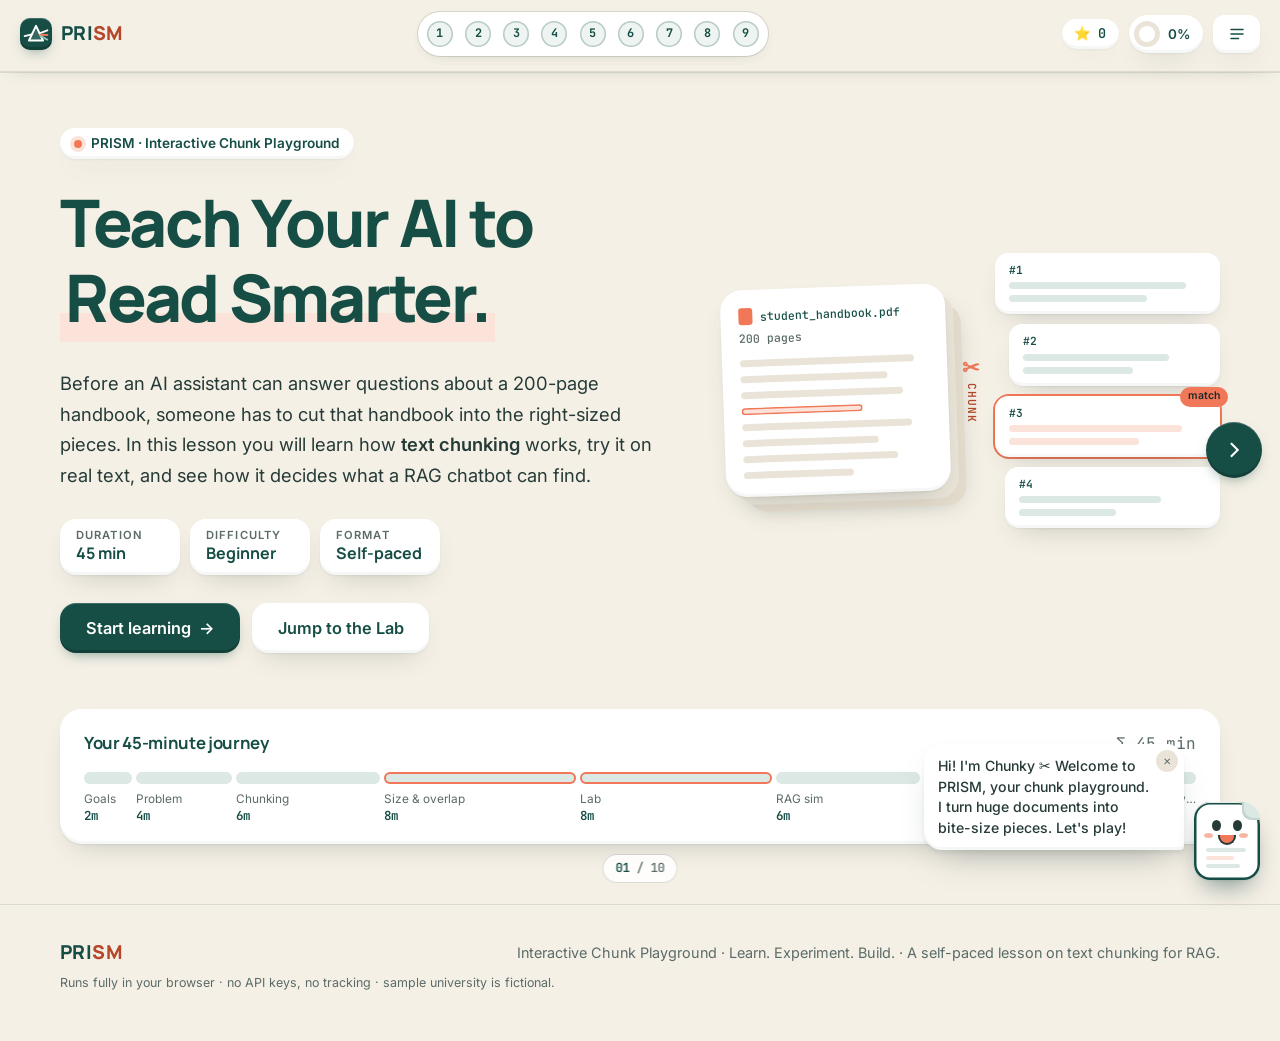
<file: index.html>
<!DOCTYPE html>
<html lang="en">
<head>
  <meta charset="UTF-8" />
  <meta name="viewport" content="width=device-width, initial-scale=1.0" />
  <title>PRISM — Interactive Chunk Playground</title>
  <meta name="description" content="PRISM is an interactive chunk playground: a 45-minute lesson that teaches beginners how text chunking and document processing power Retrieval-Augmented Generation (RAG)." />
  <link rel="icon" href="assets/images/favicon.svg?v=19" type="image/svg+xml" />
  <link rel="preconnect" href="https://fonts.googleapis.com" />
  <link rel="preconnect" href="https://fonts.gstatic.com" crossorigin />
  <link href="https://fonts.googleapis.com/css2?family=Inter:wght@400;500;600&family=JetBrains+Mono:wght@400;500&family=Manrope:wght@600;700;800&display=swap" rel="stylesheet" />
  <link rel="stylesheet" href="css/style.css?v=19" />
  <link rel="stylesheet" href="css/components.css?v=19" />
  <link rel="stylesheet" href="css/responsive.css?v=19" />
  <link rel="stylesheet" href="css/fun.css?v=19" />
  <link rel="stylesheet" href="css/pager.css?v=19" />
  <link rel="stylesheet" href="css/nav.css?v=19" />
</head>
<body>
  <a class="skip-link" href="#main">Skip to lesson</a>

  <!-- ============ STICKY TOP NAV ============ -->
  <header class="topbar" id="topbar">
    <div class="topbar__inner">
      <a href="#home" class="brand" aria-label="PRISM, Interactive Chunk Playground — home">
        <span class="brand__mark" aria-hidden="true"><svg viewBox="0 0 24 24" aria-hidden="true" focusable="false"><path d="M1.5 14 8.2 12.4" stroke="#fff" stroke-width="1.7" stroke-linecap="round"/><path d="M12 4.5 18.5 18H5.5Z" fill="rgba(255,255,255,.14)" stroke="#fff" stroke-width="1.8" stroke-linejoin="round"/><path d="M15.3 11.4 22.5 8.6" stroke="#fff" stroke-width="1.7" stroke-linecap="round"/><path d="M15.9 12.7 22.6 12.9" stroke="#F07858" stroke-width="1.7" stroke-linecap="round"/><path d="M16.5 14 22.4 17.2" stroke="#8FC1B5" stroke-width="1.7" stroke-linecap="round"/></svg></span>
        <span class="brand__text"><span class="brand__name">PRI<b>SM</b></span><span class="brand__sub">Interactive Chunk Playground</span></span>
      </a>

      <nav class="topnav" aria-label="Lesson sections">
        <ol class="topnav__list" id="topnavList"><!-- filled by progress.js --></ol>
      </nav>

      <div class="topbar__actions">
        <button class="xp-pill" id="xpPill" type="button" aria-label="Your XP, level and badges">
          <span class="xp-pill__star" aria-hidden="true">⭐</span><b id="xpVal">0</b><span class="xp-pill__lv"> XP · <span id="xpLevel">Chunk Rookie</span></span>
        </button>
        <div class="progress-pill" aria-live="polite">
          <span class="progress-pill__ring" id="progressRing" style="--p:0"></span>
          <span><b id="progressPct">0%</b> <span class="hide-sm">complete</span></span>
        </div>
        <button class="btn btn--ghost btn--sm" id="mapToggle" aria-expanded="false" aria-controls="lessonMap">
          <svg width="18" height="18" viewBox="0 0 24 24" aria-hidden="true"><path d="M4 6h16M4 12h16M4 18h10" stroke="currentColor" stroke-width="2" stroke-linecap="round"/></svg>
          <span>Lesson map</span>
        </button>
      </div>
    </div>
    <div class="topbar__bar"><span id="progressBar"></span></div>
  </header>

  <!-- ============ LESSON MAP DRAWER ============ -->
  <aside class="drawer" id="lessonMap" aria-label="Lesson map" hidden>
    <div class="drawer__panel clay">
      <div class="drawer__head">
        <h2>Lesson map</h2>
        <button class="icon-btn" id="mapClose" aria-label="Close lesson map">✕</button>
      </div>
      <p class="muted">45 minutes · self-paced. Jump anywhere — your progress is saved in this browser.</p>
      <div class="fun-panel">
        <div class="fun-panel__row"><b class="h-sm" data-xp-level>Chunk Rookie · 0 XP</b><span class="tiny muted">Badges <b data-badge-count>0/12</b></span></div>
        <div class="xp-track"><span data-xp-bar></span></div>
        <p class="tiny muted" data-xp-next></p>
        <ul class="badge-shelf" data-badge-shelf aria-label="Badges"></ul>
      </div>
      <ol class="map-list" id="mapList"><!-- filled by progress.js --></ol>
      <button class="btn btn--ghost btn--sm calm-toggle" type="button" data-calm-toggle aria-pressed="false">🎈 Play mode</button>
      <button class="btn btn--ghost btn--sm calm-toggle" type="button" data-print-cheatsheet>🖨 Printable cheat sheet</button>
      <button class="btn btn--ghost btn--sm" id="resetProgress">Reset my progress</button>
    </div>
    <div class="drawer__scrim" id="mapScrim"></div>
  </aside>

  <main id="main">

    <!-- ===================================================== HERO -->
    <section class="hero" id="home" data-section="home">
      <div class="container hero__grid">
        <div class="hero__copy">
          <p class="eyebrow"><span class="dot"></span> PRISM · Interactive Chunk Playground</p>
          <h1>Teach Your AI to <span class="u-teal">Read Smarter.</span></h1>
          <p class="lead">Before an AI assistant can answer questions about a 200-page handbook, someone has to cut that handbook into the right-sized pieces. In this lesson you will learn how <b>text chunking</b> works, try it on real text, and see how it decides what a RAG chatbot can find.</p>

          <div class="hero__meta">
            <div class="meta-chip"><span class="meta-chip__k">Duration</span><span class="meta-chip__v">45 min</span></div>
            <div class="meta-chip"><span class="meta-chip__k">Difficulty</span><span class="meta-chip__v">Beginner</span></div>
            <div class="meta-chip"><span class="meta-chip__k">Format</span><span class="meta-chip__v">Self-paced</span></div>
          </div>

          <div class="hero__cta">
            <a href="#objectives" class="btn btn--primary btn--lg" id="startBtn">Start learning <span aria-hidden="true">→</span></a>
            <a href="#lab" class="btn btn--ghost btn--lg">Jump to the Lab</a>
          </div>
        </div>

        <!-- Document → chunks visual (pure CSS) -->
        <div class="hero__visual" aria-hidden="true">
          <div class="doc-stack clay">
            <div class="doc-stack__head"><span class="file-ic"></span>student_handbook.pdf <em>200 pages</em></div>
            <div class="doc-lines">
              <i style="--w:92%"></i><i style="--w:78%"></i><i style="--w:86%"></i><i style="--w:64%" class="hl"></i>
              <i style="--w:90%"></i><i style="--w:72%"></i><i style="--w:82%"></i><i style="--w:58%"></i>
            </div>
          </div>
          <div class="hero__arrow"><span>chunk</span></div>
          <div class="chunk-fan">
            <div class="mini-chunk clay"><b>#1</b><i style="--w:90%"></i><i style="--w:70%"></i></div>
            <div class="mini-chunk clay"><b>#2</b><i style="--w:80%"></i><i style="--w:60%"></i></div>
            <div class="mini-chunk clay is-hit"><b>#3</b><i style="--w:88%"></i><i style="--w:66%"></i><span class="hit-tag">match</span></div>
            <div class="mini-chunk clay"><b>#4</b><i style="--w:76%"></i><i style="--w:52%"></i></div>
          </div>
        </div>
      </div>

      <!-- Time breakdown -->
      <div class="container">
        <div class="timeline clay" aria-label="Lesson time breakdown, 45 minutes total">
          <div class="timeline__head">
            <h2 class="h-sm">Your 45-minute journey</h2>
            <span class="muted mono" id="timeTotal">Σ 45 min</span>
          </div>
          <ol class="timeline__bar" id="timelineBar"><!-- progress.js --></ol>
        </div>
      </div>
    </section>

    <!-- ===================================================== OBJECTIVES -->
    <section class="section" id="objectives" data-section="objectives">
      <div class="container">
        <header class="section__head">
          <p class="section__kicker">Module 0 · <span class="time-tag">2 min</span></p>
          <h2>What you will be able to do</h2>
          <p class="section__lead">By the end of this lesson you will be able to:</p>
        </header>
        <ol class="objectives">
          <li class="obj-card clay"><span class="obj-card__n">01</span><p>Explain <b>why large documents must be processed</b> before they are used in RAG.</p></li>
          <li class="obj-card clay"><span class="obj-card__n">02</span><p>Describe <b>text extraction</b> and basic <b>document preprocessing</b>.</p></li>
          <li class="obj-card clay"><span class="obj-card__n">03</span><p>Explain what <b>text chunking</b> is and what it is for.</p></li>
          <li class="obj-card clay"><span class="obj-card__n">04</span><p>Tell apart <b>fixed-size</b> and <b>sentence-based</b> chunking strategies.</p></li>
          <li class="obj-card clay"><span class="obj-card__n">05</span><p>Reason about <b>chunk size</b> and <b>chunk overlap</b> and their trade-offs.</p></li>
          <li class="obj-card clay"><span class="obj-card__n">06</span><p><b>Experiment</b> with chunking parameters and read the results.</p></li>
          <li class="obj-card clay"><span class="obj-card__n">07</span><p>Explain how chunks are <b>retrieved</b> to answer questions in real AI apps.</p></li>
        </ol>
        <div class="howto clay clay--beige">
          <h3 class="h-sm">How to use PRISM</h3>
          <ul class="howto__list">
            <li><span class="pill">Read</span> short explanations, one idea at a time.</li>
            <li><span class="pill pill--coral">Try</span> every orange-outlined box — they are interactive.</li>
            <li><span class="pill">Mark done</span> at the end of each module to track progress.</li>
          </ul>
        </div>
        <div class="section__foot" data-foot="objectives"></div>
      </div>
    </section>

    <!-- ===================================================== PROBLEM -->
    <section class="section section--alt" id="problem" data-section="problem">
      <div class="container">
        <header class="section__head">
          <p class="section__kicker">Module 1 · <span class="time-tag">4 min</span></p>
          <h2>The problem: a 200-page handbook and one question</h2>
        </header>

        <div class="grid-2">
          <div class="scenario clay">
            <p class="label">Scenario</p>
            <p>Your university has a <b>200-page student handbook</b>. A student opens the campus AI assistant and types:</p>
            <div class="chat">
              <div class="chat__msg chat__msg--user">What is the attendance requirement for examinations?</div>
              <div class="chat__msg chat__msg--bot"><span class="typing"><i></i><i></i><i></i></span></div>
            </div>
            <p class="muted small">The answer is one sentence somewhere around page 37. How does the AI find it?</p>
          </div>

          <div class="clay try-box" id="problemSim">
            <p class="label label--coral">Try it · Two ways to answer</p>
            <div class="seg" role="radiogroup" aria-label="Answering approach">
              <button role="radio" aria-checked="true" class="seg__btn is-on" data-mode="all">Send the whole handbook</button>
              <button role="radio" aria-checked="false" class="seg__btn" data-mode="rag">Retrieve relevant parts</button>
            </div>
            <div class="meter">
              <div class="meter__row"><span>Text sent to the AI model</span><b id="pmWords">≈ 80,000 words</b></div>
              <div class="meter__track"><span id="pmBar" style="width:100%"></span></div>
              <div class="meter__row small muted"><span>≈ tokens (rule of thumb: 1 token ≈ ¾ word)</span><span id="pmTokens">≈ 107,000</span></div>
            </div>
            <ul class="pm-list" id="pmList">
              <li class="bad">May not even fit in the model's <b>context window</b> (the maximum text it can read at once).</li>
              <li class="bad">Slower and more expensive — you pay for every token, every question.</li>
              <li class="bad">The one useful sentence is buried in thousands of irrelevant ones.</li>
            </ul>
            <p class="tiny muted">Estimate assumes ~400 words per page. Real counts vary by document.</p>
          </div>
        </div>

        <div class="concept clay">
          <div class="concept__icon" aria-hidden="true">📖</div>
          <div>
            <h3>Meet RAG: an open-book exam for AI</h3>
            <p><b>Retrieval-Augmented Generation (RAG)</b> is a way of building AI apps where the system first <b>retrieves</b> the most relevant pieces of your documents, then gives only those pieces to the language model so it can <b>generate</b> an answer grounded in them.</p>
            <p>Think of an open-book exam: you don't re-read the whole textbook for each question — you flip to the right page. RAG needs the "pages" to exist first. <b>Document processing and chunking create those pages.</b></p>
          </div>
        </div>

        <div class="pipe-head">
          <h3 class="h-md">The RAG pipeline <span class="muted small">— click a stage, or press play</span></h3>
          <button class="btn btn--coral btn--sm" type="button" id="pipePlay">▶ Play the pipeline</button>
        </div>
        <div class="pipeline" id="pipeline" role="tablist" aria-label="RAG pipeline stages"><!-- app.js --></div>
        <div class="pipeline-detail clay" id="pipelineDetail" role="tabpanel" aria-live="polite"></div>

        <aside class="recap clay" aria-label="Key points to remember">
          <p class="recap__t">📌 Remember</p>
          <ul><li><b>RAG retrieves first, then generates</b>: the model answers from the few chunks it is given.</li><li>Sending a whole document is slow and costly, and it may not even fit the context window.</li><li>Chunking and embedding happen <b>once, in advance</b> (indexing), not for every question.</li></ul>
        </aside>
        <div class="mcq clay" data-qcheck="problem"></div>
        <div class="section__foot" data-foot="problem"></div>
      </div>
    </section>

    <!-- ===================================================== WHAT IS CHUNKING -->
    <section class="section" id="chunking" data-section="chunking">
      <div class="container">
        <header class="section__head">
          <p class="section__kicker">Module 2 · <span class="time-tag">6 min</span></p>
          <h2>What is text chunking?</h2>
          <p class="section__lead">Four words you need, explained in one line each.</p>
        </header>

        <div class="terms">
          <div class="term clay"><span class="term__k">Document</span><p>Any source of knowledge: a PDF, web page, Word file, or slide deck.</p></div>
          <div class="term clay"><span class="term__k">Text extraction</span><p>Pulling plain text out of that file, then cleaning it (removing headers, page numbers, extra spaces).</p></div>
          <div class="term clay"><span class="term__k">Chunk</span><p>One small, self-contained piece of the text — a few sentences or a paragraph.</p></div>
          <div class="term clay term--coral"><span class="term__k">Chunking</span><p>The process of dividing the clean text into chunks so each one can be stored and searched on its own.</p></div>
        </div>

        <blockquote class="analogy clay clay--beige">
          <span class="analogy__q" aria-hidden="true">“</span>
          <p>A large textbook is like a complete document. Instead of searching through every page every time, we divide it into smaller meaningful sections so the relevant information can be found more easily.</p>
        </blockquote>

        <div class="clay try-box" id="transformDemo">
          <div class="try-box__head">
            <p class="label label--coral">Try it · Watch a document become chunks</p>
            <button class="btn btn--primary btn--sm" id="transformBtn" aria-pressed="false">Chunk it ✂</button>
          </div>
          <div class="transform" id="transformStage">
            <span class="snip-line" aria-hidden="true">✂</span>
            <div class="transform__doc" id="transformDoc"></div>
            <div class="transform__chunks" id="transformChunks" hidden></div>
          </div>
          <p class="small muted" id="transformNote">This is one paragraph from our sample handbook (Attendance Policy).</p>
        </div>

        <h3 class="h-md">Why does context matter?</h3>
        <div class="grid-2">
          <div class="ctx-card clay">
            <p class="label">Chunk without context</p>
            <p class="quote">“…and a late fee of Rs 500.”</p>
            <p class="small muted">A fee for what? Library? Exams? The chunk is too small to be useful on its own.</p>
          </div>
          <div class="ctx-card clay ctx-card--good">
            <p class="label">Chunk with context</p>
            <p class="quote">“Late registration is allowed only with the approval of the faculty advisor and a late fee of Rs 500.”</p>
            <p class="small muted">Self-contained. Whoever retrieves this chunk understands it.</p>
          </div>
        </div>

        <h3 class="h-md">Benefits of good chunking</h3>
        <ul class="benefits">
          <li class="benefit clay"><b>Easier retrieval</b><span>Small pieces can be matched precisely to a question.</span></li>
          <li class="benefit clay"><b>More focused context</b><span>The model sees what matters, not 200 pages.</span></li>
          <li class="benefit clay"><b>Better document management</b><span>Update or delete one section without reprocessing everything.</span></li>
          <li class="benefit clay"><b>Less unnecessary context</b><span>Fewer tokens → faster, cheaper answers.</span></li>
          <li class="benefit clay"><b>Controlled LLM input</b><span>You decide exactly what the model is allowed to read.</span></li>
        </ul>

        <div class="callout callout--teal">
          <b>Key idea:</b> retrieval can only return chunks that exist. If chunking cuts an answer in half, the best search engine in the world can only find half an answer. <em>Chunking quality limits retrieval quality.</em>
        </div>

        <h3 class="h-md">Two broad approaches</h3>
        <div class="grid-2" id="approachCompare">
          <div class="approach clay">
            <div class="approach__head"><h4>Fixed-size chunking</h4><span class="pill">every 20 words</span></div>
            <p class="small">Cut every <i>N</i> words (or characters, or tokens), no matter where sentences end. Simple and predictable.</p>
            <div class="approach__out" id="approachFixed"></div>
            <p class="approach__stat" id="approachFixedStat"></p>
          </div>
          <div class="approach clay">
            <div class="approach__head"><h4>Sentence / structure-aware</h4><span class="pill">≤ 20 words, whole sentences</span></div>
            <p class="small">Respect natural boundaries — sentences, paragraphs, headings — and pack them up to a limit.</p>
            <div class="approach__out" id="approachSentence"></div>
            <p class="approach__stat" id="approachSentenceStat"></p>
          </div>
        </div>
        <p class="small muted">Both columns are generated live by PRISM's real chunking engine from the same text.</p>

        <aside class="recap clay" aria-label="Key points to remember">
          <p class="recap__t">📌 Remember</p>
          <ul><li>A <b>chunk</b> is a small, self-contained piece of a document, and chunking is the act of cutting it.</li><li>Retrieval can only return chunks that exist, so <b>chunk quality limits answer quality</b>.</li><li><b>Fixed-size</b> = predictable but cuts sentences. <b>Structure-aware</b> = keeps meaning, sizes vary.</li></ul>
        </aside>
        <div class="mcq clay" data-qcheck="chunking"></div>
        <div class="section__foot" data-foot="chunking"></div>
      </div>
    </section>

    <!-- ===================================================== SIZE & OVERLAP -->
    <section class="section section--alt" id="size-overlap" data-section="size-overlap">
      <div class="container">
        <header class="section__head">
          <p class="section__kicker">Module 3 · <span class="time-tag">8 min</span> · <span class="star">Core concept</span></p>
          <h2>Chunk size and overlap</h2>
          <p class="section__lead">Two dials control almost every chunker. Learn what each one does.</p>
        </header>

        <h3 class="h-md">Dial 1 — Chunk size</h3>
        <p>Chunk size decides <b>how much text goes into each chunk</b>.</p>
        <div class="grid-2">
          <div class="vs clay">
            <h4>Small chunks</h4>
            <ul class="pc"><li class="pro">More focused information</li><li class="pro">Precise matches</li><li class="con">More segments to store and search</li><li class="con">May lose surrounding context</li></ul>
          </div>
          <div class="vs clay">
            <h4>Large chunks</h4>
            <ul class="pc"><li class="pro">More surrounding context</li><li class="pro">Fewer segments</li><li class="con">May include irrelevant information</li><li class="con">Uses more of the model's context window</li></ul>
          </div>
        </div>

        <div class="mcq clay mcq--predict" data-predict="size"></div>
        <div class="clay try-box" id="sizeDemo">
          <p class="label label--coral">Try it · Turn the size dial</p>
          <div class="ctrl">
            <label for="sizeDemoRange">Chunk size: <b class="mono" id="sizeDemoVal">12</b> words</label>
            <input type="range" id="sizeDemoRange" min="4" max="60" value="12" />
          </div>
          <div class="size-demo__out" id="sizeDemoOut"></div>
          <p class="feedback" id="sizeDemoMsg" aria-live="polite"></p>
        </div>

        <h3 class="h-md">Dial 2 — Chunk overlap</h3>
        <p><b>Overlap</b> means repeating a few words from the end of one chunk at the start of the next one — like a bridge between neighbours.</p>
        <div class="overlap-example">
          <div class="ov-chunk clay"><span class="ov-chunk__n">Chunk 1</span>Retrieval-Augmented Generation retrieves relevant information from <mark class="ov">external documents</mark>.</div>
          <div class="ov-link" aria-hidden="true">⇢</div>
          <div class="ov-chunk clay"><span class="ov-chunk__n">Chunk 2</span><mark class="ov">External documents</mark> provide context that helps the language model generate grounded responses.</div>
        </div>
        <p class="small muted">The repeated phrase (in coral) tells a reader of Chunk 2 what "external documents" refers to — continuity is preserved.</p>

        <div class="mcq clay mcq--predict" data-predict="overlap"></div>
        <div class="clay try-box" id="boundaryDemo">
          <div class="try-box__head">
            <p class="label label--coral">Try it · The boundary problem</p>
            <div class="seg seg--sm" role="radiogroup" aria-label="Overlap amount">
              <button role="radio" aria-checked="true" class="seg__btn is-on" data-ov="0">Overlap 0</button>
              <button role="radio" aria-checked="false" class="seg__btn" data-ov="5">Overlap 5</button>
            </div>
          </div>
          <p class="small">Fixed chunks of 14 words over the attendance rules. Look where the cut lands:</p>
          <div class="boundary-out" id="boundaryOut"></div>
          <p class="feedback" id="boundaryMsg" aria-live="polite"></p>
        </div>

        <h3 class="h-md">The trade-offs</h3>
        <div class="tradeoffs">
          <div class="trade clay"><span class="trade__tag">Too little overlap</span><p>Ideas that cross a boundary get split, and each half can lose its meaning.</p></div>
          <div class="trade clay"><span class="trade__tag trade__tag--coral">Too much overlap</span><p>Lots of repeated text → more storage, more embeddings to compute, and near-duplicate search results.</p></div>
          <div class="trade clay"><span class="trade__tag trade__tag--teal">No universal answer</span><p>The right size and overlap depend on your documents, your questions, and your model's limits. Teams test and measure.</p></div>
        </div>

        <h3 class="h-md">What do we count in? Characters, words, tokens, sentences</h3>
        <div class="units">
          <div class="unit clay"><b>Character-based</b><p>Split every <i>N</i> characters. Easy, but can cut words in half.</p><code>"Attend|ance is…"</code></div>
          <div class="unit clay"><b>Word-based</b><p>Split every <i>N</i> words. Easy for humans to read — what PRISM's simulator uses.</p><code>"Attendance is | recorded…"</code></div>
          <div class="unit clay unit--key"><b>Token-based</b><p>Split every <i>N</i> <b>tokens</b> — the units a model actually reads. A token is often a word or part of a word.</p><code>"un" "believ" "able"</code></div>
          <div class="unit clay"><b>Sentence-aware</b><p>Keep whole sentences together and pack them up to a size limit.</p><code>"…exam. | Hall tickets…"</code></div>
        </div>

        <div class="callout callout--coral">
          <b>Important technical distinction:</b> LLM context windows and embedding-model input limits are measured in <b>tokens</b>, not words. In English, one token is roughly ¾ of a word on average, but it varies by tokenizer and language. Production chunkers usually measure size in tokens with the model's own tokenizer. PRISM's word-based simulator is a <b>simplified teaching tool</b>, not a production tokenizer.
        </div>

        <div class="clay try-box" id="unitMeter">
          <p class="label label--coral">Try it · Measure your own text</p>
          <label for="unitInput" class="sr-only">Text to measure</label>
          <textarea id="unitInput" rows="3" class="input">Students below 75% attendance may request condonation. Tokenizers split rare words into pieces!</textarea>
          <div class="unit-stats">
            <div><span class="mono big" id="umChars">0</span><span>characters</span></div>
            <div><span class="mono big" id="umWords">0</span><span>words</span></div>
            <div><span class="mono big" id="umTokens">0</span><span id="umTokLabel">tokens (estimate*)</span></div>
            <div><span class="mono big" id="umSent">0</span><span>sentences</span></div>
          </div>
          <div class="tok-view" id="umTokView" aria-label="The text split into tokens"></div>
          <p class="tiny muted" id="umTokNote">*Estimated as characters ÷ 4 until the real tokenizer loads (it loads automatically when you reach this box).</p>
        </div>

        <aside class="recap clay" aria-label="Key points to remember">
          <p class="recap__t">📌 Remember</p>
          <ul><li><b>Size</b> trades focus for context. Smaller chunks are precise, larger ones carry more surrounding text.</li><li><b>Overlap</b> trades storage for continuity. Each new chunk starts <b>S = C − O</b> units after the last.</li><li>Models count <b>tokens</b>, not words, so production chunkers measure size with the model's tokenizer.</li></ul>
        </aside>
        <div class="mcq clay" data-qcheck="size-overlap"></div>
        <div class="section__foot" data-foot="size-overlap"></div>
      </div>
    </section>

    <!-- ===================================================== LAB -->
    <section class="section section--lab" id="lab" data-section="lab">
      <div class="container">
        <header class="section__head">
          <p class="section__kicker">Module 4 · <span class="time-tag">8 min</span> · <span class="star">Hands-on</span></p>
          <h2>The Chunking Lab</h2>
          <p class="section__lead">Edit the text, turn the dials, and watch the chunks change. Every number here comes from the real output.</p>
        </header>

        <div class="lab">
          <!-- Editor -->
          <div class="lab__editor clay dropzone" id="labDrop">
            <div class="panel-head">
              <h3 class="h-sm"><label for="labInput">1 · Your document</label></h3>
              <div class="btn-row">
                <button class="btn btn--primary btn--xs" id="labUpload">⬆ Upload file</button>
                <button class="btn btn--ghost btn--xs" id="labRestore">Restore sample</button>
                <button class="btn btn--ghost btn--xs" id="labClear">Clear</button>
              </div>
            </div>
            <textarea id="labInput" class="input input--doc" rows="10" spellcheck="false" aria-describedby="labDropHint"></textarea>
            <p class="counts mono small"><span id="labWordCount">0</span> words · <span id="labCharCount">0</span> characters · <span id="labTokCount">≈ 0</span> tokens</p>
            <p class="tiny muted" id="labDropHint">Type, paste, upload, or drop a <b>.txt .md .pdf .docx .html</b> file here. Your file is read inside your browser and never uploaded anywhere.</p>
            <div class="feedback-box" id="labUploadStatus" aria-live="polite"></div>
            <div class="dropzone__overlay" aria-hidden="true"><span>Drop your document to extract its text</span></div>
          </div>

          <!-- Controls -->
          <div class="lab__controls clay">
            <h3 class="h-sm">2 · Chunking settings</h3>
            <div class="ctrl">
              <span class="ctrl__label" id="stratLabel">Strategy</span>
              <div class="seg seg--full" role="radiogroup" aria-labelledby="stratLabel" id="labStrategy">
                <button role="radio" aria-checked="true" class="seg__btn is-on" data-strategy="fixed">Fixed (words)</button>
                <button role="radio" aria-checked="false" class="seg__btn" data-strategy="sentence">Sentences</button>
                <button role="radio" aria-checked="false" class="seg__btn" data-strategy="token" title="Real GPT tokenizer (cl100k_base)">Tokens <small>GPT</small></button>
              </div>
            </div>
            <div class="ctrl">
              <label for="labSize">Chunk size <b class="mono" id="labSizeVal">20</b> <span data-lab-unit>words</span></label>
              <input type="range" id="labSize" min="3" max="80" value="20" />
            </div>
            <div class="ctrl">
              <label for="labOverlap">Overlap <b class="mono" id="labOverlapVal">4</b> <span data-lab-unit>words</span></label>
              <input type="range" id="labOverlap" min="0" max="19" value="4" />
              <p class="tiny muted" id="labOverlapHint">Max overlap = chunk size − 1, so every chunk moves forward.</p>
            </div>
            <p class="formula mono small" id="labFormula">step S = C − O = 20 − 4 = 16 words</p>
            <button class="btn btn--primary btn--block" id="labGenerate">Generate chunks</button>
          </div>
        </div>

        <!-- Output -->
        <div class="lab__output clay" id="labOutput">
          <div class="panel-head">
            <h3 class="h-sm">3 · Results</h3>
            <div class="btn-row">
              <button type="button" class="btn btn--ghost btn--xs" id="labExport" title="Download the chunks as JSON, the format a real pipeline stores">⬇ Export JSON</button>
              <button type="button" class="btn btn--ghost btn--xs" id="labCodeBtn" aria-expanded="false" aria-controls="labCodeOut">{ } Python code</button>
            </div>
            <div class="seg seg--sm" role="tablist" aria-label="Result view">
              <button role="tab" aria-selected="true" class="seg__btn is-on" data-view="cards" id="tabCards">Chunk cards</button>
              <button role="tab" aria-selected="false" class="seg__btn" data-view="map" id="tabMap">Original text map</button>
            </div>
          </div>

          <div class="stats" id="labStats"></div>
          <div class="legend small"><span><i class="sw sw--teal"></i>chunk content</span><span><i class="sw sw--coral"></i>overlap (repeated from previous chunk)</span><span><i class="sw sw--cut"></i>cut mid-sentence</span></div>

          <div class="change-note" id="labChange" aria-live="polite"></div>
          <div class="chunk-grid" id="labChunks"></div>
          <div class="text-map" id="labMap" hidden></div>
          <div class="feedback-box" id="labFeedback" aria-live="polite"></div>
          <div class="code-out" id="labCodeOut" hidden>
            <div class="code-out__head">
              <p class="small"><b>Take it to a real project.</b> Python for your current settings. Word and sentence modes are tested chunk-for-chunk against PRISM; token mode uses LangChain's TokenTextSplitter with the same windows.</p>
              <button type="button" class="btn btn--primary btn--xs" id="labCopy">Copy code</button>
            </div>
            <pre class="code"><code id="labCodeText"></code></pre>
          </div>
        </div>

        <!-- Compare -->
        <div class="compare clay" id="compare">
          <div class="panel-head">
            <h3 class="h-sm">4 · Experiment: compare two configurations</h3>
            <div class="btn-row" id="comparePresets">
              <button class="chip" data-preset="overlap">No overlap vs overlap</button>
              <button class="chip" data-preset="size">Small vs large</button>
              <button class="chip" data-preset="strategy">Fixed vs sentence</button>
            </div>
          </div>
          <p class="small muted">Both use the document in the editor above.</p>
          <div class="compare__grid">
            <div class="cmp" data-cmp="A"></div>
            <div class="cmp" data-cmp="B"></div>
          </div>
          <div class="feedback-box" id="compareExplain" aria-live="polite"></div>
        </div>

        <aside class="recap clay" aria-label="Key points to remember">
          <p class="recap__t">📌 Remember</p>
          <ul><li>Every number in the Lab is computed from real output, so <b>measure, don't guess</b>.</li><li>Watch three signals: <b>chunk count</b>, <b>redundant units</b> and <b>mid-sentence cuts</b>.</li><li>Token mode shows what models really see. A token window can even cut a word in half.</li></ul>
        </aside>
        <div class="mcq clay" data-qcheck="lab"></div>
        <div class="section__foot" data-foot="lab"></div>
      </div>
    </section>

    <!-- ===================================================== RAG SIM -->
    <section class="section section--alt" id="rag" data-section="rag">
      <div class="container">
        <header class="section__head">
          <p class="section__kicker">Module 5 · <span class="time-tag">6 min</span></p>
          <h2>From chunks to answers: a RAG simulation</h2>
          <p class="section__lead">Ask the campus assistant a question and watch each stage of retrieval. Then try it on <b>your own document</b>.</p>
        </header>

        <div class="honest">
          <span class="honest__badge">Teaching simulation</span>
          <p>The main simulation uses <b>simple keyword matching</b> so you can see why each chunk was picked. It does <b>not</b> use a vector database or a language model, and the "answer" is extracted word-for-word from the retrieved chunks. In step 5 of every answer you can load a <b>real embedding model</b> and see the same question answered by meaning.</p>
        </div>

        <div class="mcq clay mcq--predict" data-predict="rag"></div>
        <div class="rag">
          <div class="rag__left">
            <div class="clay rag__source dropzone" id="ragDrop">
              <h3 class="h-sm" id="ragSrcLabel">1 · Choose a document</h3>
              <div class="seg seg--full seg--sm" role="radiogroup" aria-labelledby="ragSrcLabel" id="ragSource">
                <button role="radio" aria-checked="true" class="seg__btn is-on" data-src="sample">Sample handbook</button>
                <button role="radio" aria-checked="false" class="seg__btn" data-src="custom">My own document</button>
              </div>
              <div class="rag__custom" id="ragCustom" hidden>
                <div class="btn-row">
                  <button type="button" class="btn btn--primary btn--xs" id="ragUpload">⬆ Upload file</button>
                  <button type="button" class="btn btn--ghost btn--xs" id="ragFromLab">Use Lab text</button>
                </div>
                <label for="ragCustomText" class="tiny muted">…or paste text (paragraphs separated by a blank line):</label>
                <textarea id="ragCustomText" class="input input--doc input--short" rows="5" spellcheck="false" placeholder="Paste a policy, FAQ, notes, an article…"></textarea>
                <button type="button" class="btn btn--ghost btn--xs btn--block" id="ragUseText">Use this text</button>
                <div class="feedback-box" id="ragUploadStatus" aria-live="polite"></div>
              </div>
              <div class="dropzone__overlay" aria-hidden="true"><span>Drop your document</span></div>
            </div>
            <div class="clay rag__settings">
              <h3 class="h-sm">2 · Chunk the document</h3>
              <div class="btn-row">
                <button class="chip is-on" data-rag-preset="good">Sentence · 40 / 0</button>
                <button class="chip" data-rag-preset="poor">Poor: fixed · 8 / 0</button>
                <button class="chip" data-rag-preset="overlap">Fixed · 25 / 8</button>
              </div>
              <div class="ctrl">
                <span class="ctrl__label" id="ragStratLabel">Strategy</span>
                <div class="seg seg--full seg--sm" role="radiogroup" aria-labelledby="ragStratLabel" id="ragStrategy">
                  <button role="radio" aria-checked="false" class="seg__btn" data-strategy="fixed">Fixed-size</button>
                  <button role="radio" aria-checked="true" class="seg__btn is-on" data-strategy="sentence">Sentence-based</button>
                </div>
              </div>
              <div class="ctrl"><label for="ragSize">Chunk size <b class="mono" id="ragSizeVal">40</b></label><input type="range" id="ragSize" min="4" max="80" value="40" /></div>
              <div class="ctrl"><label for="ragOverlap">Overlap <b class="mono" id="ragOverlapVal">0</b></label><input type="range" id="ragOverlap" min="0" max="39" value="0" /></div>
              <p class="small mono" id="ragChunkInfo"></p>
            </div>
            <details class="clay doc-view">
              <summary><span id="docViewTitle">View the sample handbook <span class="muted small">(fictional university)</span></span></summary>
              <div class="doc-view__body" id="handbookView"></div>
            </details>
          </div>

          <div class="rag__right">
            <form class="ask clay" id="ragForm" autocomplete="off">
              <label for="ragQuery" class="h-sm">3 · Ask the assistant <span class="muted small" id="ragDocBadge">— about the sample handbook</span></label>
              <div class="ask__row">
                <input type="text" id="ragQuery" class="input" placeholder="e.g. What is the minimum attendance required?" />
                <button class="btn btn--primary" type="submit">Ask</button>
              </div>
              <div class="chips" id="ragSamples"></div>
              <div class="chips" id="semSamples" hidden></div>
            </form>
            <div id="ragResult" class="rag-result" aria-live="polite">
              <div class="empty clay clay--beige"><p>Pick a sample question or type your own to start the simulation.</p></div>
            </div>
          </div>
        </div>

        <div class="grid-2 prod-vs">
          <div class="clay">
            <p class="label">In this simulation</p>
            <ul class="steps-mini">
              <li>Query → keywords (stopwords removed, light stemming)</li>
              <li>Chunks scored by matching keywords (TF-IDF style)</li>
              <li>Answer = sentences copied from the top chunks</li>
            </ul>
          </div>
          <div class="clay clay--teal">
            <p class="label label--light">In production RAG</p>
            <ul class="steps-mini">
              <li>Query and chunks turned into <b>embeddings</b> (vectors of numbers capturing meaning)</li>
              <li><b>Vector database</b> finds chunks with the highest semantic similarity — "timings" matches "open 8 AM" without a synonym list</li>
              <li>An <b>LLM</b> writes a fluent answer grounded in the retrieved chunks, often with citations</li>
            </ul>
          </div>
        </div>

        <aside class="recap clay" aria-label="Key points to remember">
          <p class="recap__t">📌 Remember</p>
          <ul><li>Chunk boundaries decide whether an answer can be retrieved <b>whole</b> or only in fragments.</li><li><b>Keyword</b> retrieval matches exact words; <b>semantic</b> retrieval (embeddings) matches meaning.</li><li>Production RAG = good chunks + embeddings + a vector database + an LLM that cites its sources.</li></ul>
        </aside>
        <div class="mcq clay" data-qcheck="rag"></div>
        <div class="section__foot" data-foot="rag"></div>
      </div>
    </section>

    <!-- ===================================================== CHALLENGE -->
    <section class="section" id="challenge" data-section="challenge">
      <div class="container">
        <header class="section__head">
          <p class="section__kicker">Module 6 · <span class="time-tag">4 min</span> · <span class="star">Challenge</span></p>
          <h2>Become a Document Processing Engineer</h2>
        </header>

        <div class="mission clay clay--teal">
          <p class="label label--light">Your mission</p>
          <p>You are building a <b>university chatbot</b>. Your next document is a policy sheet with <b>short policy statements</b> grouped into <b>paragraphs of related rules</b>. Choose chunking settings that let the bot answer students reliably — then justify them.</p>
          <p class="small">There is no single correct answer. You will be assessed on <b>how your settings behave</b> and <b>how well you explain your reasoning</b>.</p>
        </div>

        <div class="challenge">
          <details class="clay doc-view" open>
            <summary>The policy document</summary>
            <div class="doc-view__body" id="challengeDocView"></div>
          </details>

          <div class="clay challenge__steps">
            <ol class="ch-steps">
              <li>
                <span class="ch-steps__n">1</span>
                <div class="ctrl">
                  <span class="ctrl__label" id="chStratLabel">Select a chunking strategy</span>
                  <div class="seg seg--full seg--sm" role="radiogroup" aria-labelledby="chStratLabel" id="chStrategy">
                    <button role="radio" aria-checked="true" class="seg__btn is-on" data-strategy="fixed">Fixed-size</button>
                    <button role="radio" aria-checked="false" class="seg__btn" data-strategy="sentence">Sentence-based</button>
                  </div>
                </div>
              </li>
              <li><span class="ch-steps__n">2</span><div class="ctrl"><label for="chSize">Configure chunk size <b class="mono" id="chSizeVal">10</b> words</label><input type="range" id="chSize" min="3" max="60" value="10" /></div></li>
              <li><span class="ch-steps__n">3</span><div class="ctrl"><label for="chOverlap">Configure overlap <b class="mono" id="chOverlapVal">0</b> words</label><input type="range" id="chOverlap" min="0" max="9" value="0" /></div></li>
              <li><span class="ch-steps__n">4</span><button class="btn btn--primary btn--block" id="chGenerate">Generate &amp; test chunks</button></li>
            </ol>
          </div>
        </div>

        <div class="clay ch-output" id="chOutput" hidden>
          <h3 class="h-sm">5 · Compare the output</h3>
          <div class="stats" id="chStats"></div>
          <div class="chunk-grid chunk-grid--compact" id="chChunks"></div>
          <h4 class="h-xs">Retrieval test — 3 real student questions</h4>
          <ul class="tests" id="chTests"></ul>
        </div>

        <div class="clay ch-reason" id="chReasonBox" hidden>
          <h3 class="h-sm"><label for="chReason">6 · Explain why you chose these settings</label></h3>
          <textarea id="chReason" class="input" rows="4" placeholder="e.g. I chose sentence-based chunking because each policy is one sentence, so…"></textarea>
          <div class="btn-row"><button class="btn btn--coral" id="chSubmit">Check my answer</button><span class="tiny muted" id="chReasonCount">0 / 40 characters minimum</span></div>
          <div class="feedback-box" id="chFeedback" aria-live="polite"></div>
        </div>

        <div class="section__foot" data-foot="challenge"></div>
      </div>
    </section>

    <!-- ===================================================== QUIZ -->
    <section class="section section--alt" id="quiz" data-section="quiz">
      <div class="container container--narrow">
        <header class="section__head">
          <p class="section__kicker">Module 7 · <span class="time-tag">5 min</span></p>
          <h2>Knowledge check</h2>
          <p class="section__lead">Six questions about applying what you learned. One at a time, with an explanation after each.</p>
        </header>
        <div class="quiz clay" id="quizRoot"><!-- quiz.js --></div>
        <div class="section__foot" data-foot="quiz"></div>
      </div>
    </section>

    <!-- ===================================================== APPLICATIONS & CONCLUSION -->
    <section class="section" id="applications" data-section="applications">
      <div class="container">
        <header class="section__head">
          <p class="section__kicker">Module 8 · <span class="time-tag">2 min</span></p>
          <h2>Chunking in the real world</h2>
          <p class="section__lead">Every "chat with your documents" product has a chunker inside it.</p>
        </header>

        <div class="apps">
          <article class="app clay"><span class="app__ic" aria-hidden="true">📄</span><h3>PDF Q&amp;A apps</h3><p>Upload a PDF and ask questions. Pages are extracted, chunked, embedded, and searched for every question.</p><p class="app__tip">Chunking tip: PDFs need cleaning — headers, footers, and broken lines confuse chunkers.</p></article>
          <article class="app clay"><span class="app__ic" aria-hidden="true">🎓</span><h3>University assistants</h3><p>Answer questions about handbooks, timetables, and fee rules — exactly what you simulated today.</p><p class="app__tip">Chunking tip: keep each rule whole so numbers like "75%" stay next to what they apply to.</p></article>
          <article class="app clay"><span class="app__ic" aria-hidden="true">🏢</span><h3>Enterprise document search</h3><p>Employees search thousands of internal docs, wikis, and reports in plain English.</p><p class="app__tip">Chunking tip: store metadata (document title, section, date) with each chunk.</p></article>
          <article class="app clay"><span class="app__ic" aria-hidden="true">🎧</span><h3>Customer support bots</h3><p>Help-center articles become chunks so a bot can answer "How do I reset my password?"</p><p class="app__tip">Chunking tip: one FAQ question + its answer usually makes a natural chunk.</p></article>
          <article class="app clay"><span class="app__ic" aria-hidden="true">⚖️</span><h3>Legal &amp; research assistants</h3><p>Long contracts and papers where one missing clause changes the meaning.</p><p class="app__tip">Chunking tip: structure-aware splitting by clause or section, often with overlap.</p></article>
        </div>

        <h3 class="h-md">The end-to-end architecture</h3>
        <p class="small muted">What you used today versus what a production system adds.</p>
        <ol class="arch" id="archFlow"><!-- app.js --></ol>
        <div class="legend small"><span><i class="sw sw--teal"></i>Working in PRISM</span><span><i class="sw sw--coral"></i>Simplified simulation</span><span><i class="sw sw--beige"></i>Explained conceptually</span></div>

        <div class="grid-2 code-row">
          <div class="clay">
            <p class="label">How a real project does it (Python, LangChain)</p>
<pre class="code"><code><span class="c"># pip install langchain-text-splitters</span>
<span class="k">from</span> langchain_text_splitters <span class="k">import</span> RecursiveCharacterTextSplitter

splitter = RecursiveCharacterTextSplitter(
    chunk_size=<span class="n">500</span>,     <span class="c"># measured in characters by default</span>
    chunk_overlap=<span class="n">50</span>,
)
chunks = splitter.split_text(handbook_text)
<span class="k">print</span>(len(chunks), chunks[<span class="n">0</span>])</code></pre>
            <p class="tiny muted">It tries paragraph breaks first, then lines, then spaces — a structure-aware strategy. Size can be measured in tokens by passing a tokenizer-based length function.</p>
          </div>
          <div class="clay">
            <p class="label">The core of PRISM's fixed-size chunker (JavaScript)</p>
<pre class="code"><code><span class="k">const</span> S = C - O;              <span class="c">// step: size minus overlap</span>
<span class="k">for</span> (<span class="k">let</span> start = <span class="n">0</span>; start &lt; N; start += S) {
  <span class="k">const</span> end = Math.min(start + C, N);
  chunks.push(words.slice(start, end));
  <span class="k">if</span> (end === N) <span class="k">break</span>;     <span class="c">// no empty or duplicate tail</span>
}</code></pre>
            <p class="tiny muted">Full, commented source: <span class="mono">js/chunking.js</span>. Overlap is clamped to C − 1 so S ≥ 1 and the loop always ends.</p>
          </div>
        </div>

        <h3 class="h-md">Key takeaways</h3>
        <ol class="takeaways">
          <li class="clay"><b>RAG retrieves before it generates.</b> Models answer from the chunks you give them.</li>
          <li class="clay"><b>Chunking creates the searchable units.</b> Bad chunks mean bad retrieval, however good the model.</li>
          <li class="clay"><b>Size trades focus for context.</b> Overlap trades redundancy for continuity.</li>
          <li class="clay"><b>Measure in tokens</b> in production — models count tokens, not words.</li>
          <li class="clay"><b>There is no magic number.</b> Match the strategy to the document's structure, then test with real questions.</li>
        </ol>

        <!-- Completion -->
        <div class="complete clay clay--teal" id="complete">
          <div class="complete__badge" aria-hidden="true"><span class="brand__mark brand__mark--lg"><svg viewBox="0 0 24 24" aria-hidden="true" focusable="false"><path d="M1.5 14 8.2 12.4" stroke="#fff" stroke-width="1.7" stroke-linecap="round"/><path d="M12 4.5 18.5 18H5.5Z" fill="rgba(255,255,255,.14)" stroke="#fff" stroke-width="1.8" stroke-linejoin="round"/><path d="M15.3 11.4 22.5 8.6" stroke="#fff" stroke-width="1.7" stroke-linecap="round"/><path d="M15.9 12.7 22.6 12.9" stroke="#F07858" stroke-width="1.7" stroke-linecap="round"/><path d="M16.5 14 22.4 17.2" stroke="#8FC1B5" stroke-width="1.7" stroke-linecap="round"/></svg></span></div>
          <div class="complete__body">
            <p class="label label--light">Lesson summary</p>
            <h2 id="completeTitle">Keep going — you're on your way</h2>
            <div class="complete__stats">
              <div><span class="big mono" id="cmpModules">0/9</span><span>modules done</span></div>
              <div><span class="big mono" id="cmpQuiz">–</span><span>quiz score</span></div>
              <div><span class="big mono" id="cmpChallenge">–</span><span>challenge</span></div>
            </div>
            <p id="completeMsg">Finish the remaining modules to complete PRISM.</p>
            <p class="tiny" style="color:#BFE0D8;margin-bottom:0"><span data-xp-level>Chunk Rookie · 0 XP</span> · badges <span data-badge-count>0/12</span></p>
            <ul class="badge-shelf" data-badge-shelf aria-label="Badges earned"></ul>
            <div class="btn-row">
              <button class="btn btn--coral" id="finishBtn">Mark lesson complete</button>
              <button class="btn btn--ghost-light" type="button" data-print-cheatsheet>🖨 Printable cheat sheet</button>
              <a href="#lab" class="btn btn--ghost-light">Back to the Lab</a>
            </div>
          </div>
        </div>
      </div>
    </section>
  </main>


  <!-- ============ PRINTABLE CHEAT SHEET (shown only when printing) ============ -->
  <section class="cheatsheet" id="cheatsheet" aria-label="Printable cheat sheet">
    <header class="cs-head">
      <div><p class="cs-kicker">PRISM · Interactive Chunk Playground</p><h1>Text Chunking for RAG: Cheat Sheet</h1></div>
      <p class="cs-meta">One page · keep it next to your keyboard</p>
    </header>
    <div class="cs-grid">
      <div class="cs-box cs-wide">
        <h2>The pipeline</h2>
        <p class="cs-flow">Document → Extract text → Clean → <b>Chunk</b> → Embed → Store (vector DB) → <i>Question</i> → Retrieve top-k → LLM answer</p>
        <p>Everything before the question happens <b>once</b> (indexing). Retrieval can only return chunks that exist, so <b>chunk quality limits answer quality</b>.</p>
      </div>
      <div class="cs-box">
        <h2>Key terms</h2>
        <ul>
          <li><b>Chunk:</b> a small, self-contained piece of a document.</li>
          <li><b>Chunk size (C):</b> how much text goes in each chunk.</li>
          <li><b>Overlap (O):</b> text repeated from the end of one chunk at the start of the next.</li>
          <li><b>Step:</b> S = C − O. Each new chunk starts S units later.</li>
          <li><b>Token:</b> the unit models read (≈ ¾ of an English word). Limits are counted in tokens.</li>
          <li><b>Embedding:</b> numbers that capture meaning, used for semantic search.</li>
        </ul>
      </div>
      <div class="cs-box">
        <h2>Strategies</h2>
        <table>
          <tr><th>Strategy</th><th>Good at</th><th>Watch out for</th></tr>
          <tr><td>Fixed-size (words/chars)</td><td>Simple, predictable</td><td>Cuts sentences</td></tr>
          <tr><td>Token-based</td><td>Exact model limits</td><td>Can cut mid-word</td></tr>
          <tr><td>Sentence / structure-aware</td><td>Keeps meaning whole</td><td>Sizes vary</td></tr>
        </table>
        <p class="cs-small">Production splitters usually combine them: count tokens, but cut at paragraph or sentence boundaries.</p>
      </div>
      <div class="cs-box">
        <h2>Choosing settings: checklist</h2>
        <ol>
          <li>Look at the document's structure (rules, FAQs, sections, tables).</li>
          <li>Find your embedding model's token limit and stay well below it.</li>
          <li>Start moderate, e.g. a few hundred tokens with 10–20% overlap.</li>
          <li>Test with <b>real questions</b>: is the answer retrieved <b>whole</b>?</li>
          <li>Adjust, re-test, and keep notes. There is no universal best.</li>
        </ol>
      </div>
      <div class="cs-box">
        <h2>Symptoms → fixes</h2>
        <ul>
          <li><b>Answers come back in fragments</b> → larger or sentence-aware chunks, or add overlap.</li>
          <li><b>Retrieved text is mostly irrelevant</b> → smaller chunks.</li>
          <li><b>Near-duplicate results</b> → reduce overlap.</li>
          <li><b>Right meaning, different words missed</b> → embeddings, not keywords.</li>
          <li><b>Garbage text (page numbers, broken words)</b> → fix extraction and cleaning first.</li>
        </ul>
      </div>
      <div class="cs-box cs-wide">
        <h2>In code (Python, LangChain)</h2>
<pre>from langchain_text_splitters import RecursiveCharacterTextSplitter, TokenTextSplitter
splitter = RecursiveCharacterTextSplitter(chunk_size=500, chunk_overlap=50)  # characters, structure-aware
token_splitter = TokenTextSplitter(encoding_name="cl100k_base", chunk_size=256, chunk_overlap=32)
chunks = splitter.split_text(text)</pre>
      </div>
    </div>
  </section>
  <footer class="footer">
    <div class="container footer__inner">
      <span class="brand__name">PRI<b>SM</b></span>
      <span class="small">Interactive Chunk Playground · Learn. Experiment. Build. · A self-paced lesson on text chunking for RAG.</span>
      <span class="tiny muted">Runs fully in your browser · no API keys, no tracking · sample university is fictional.</span>
    </div>
  </footer>

  <div class="toast" id="toast" role="status" aria-live="polite"></div>
  <div class="badge-pop" id="badgePop" role="status" aria-live="polite"></div>

  <script src="js/content.js?v=19"></script>
  <script src="js/chunking.js?v=19"></script>
  <script src="js/retrieval.js?v=19"></script>
  <script src="js/docloader.js?v=19"></script>
  <script src="js/tokenizer.js?v=19"></script>
  <script src="js/semantic.js?v=19"></script>
  <script src="js/learn.js?v=19"></script>
  <script src="js/progress.js?v=19"></script>
  <script src="js/pager.js?v=19"></script>
  <script src="js/quiz.js?v=19"></script>
  <script src="js/fun.js?v=19"></script>
  <script src="js/app.js?v=19"></script>
</body>
</html>
</file>
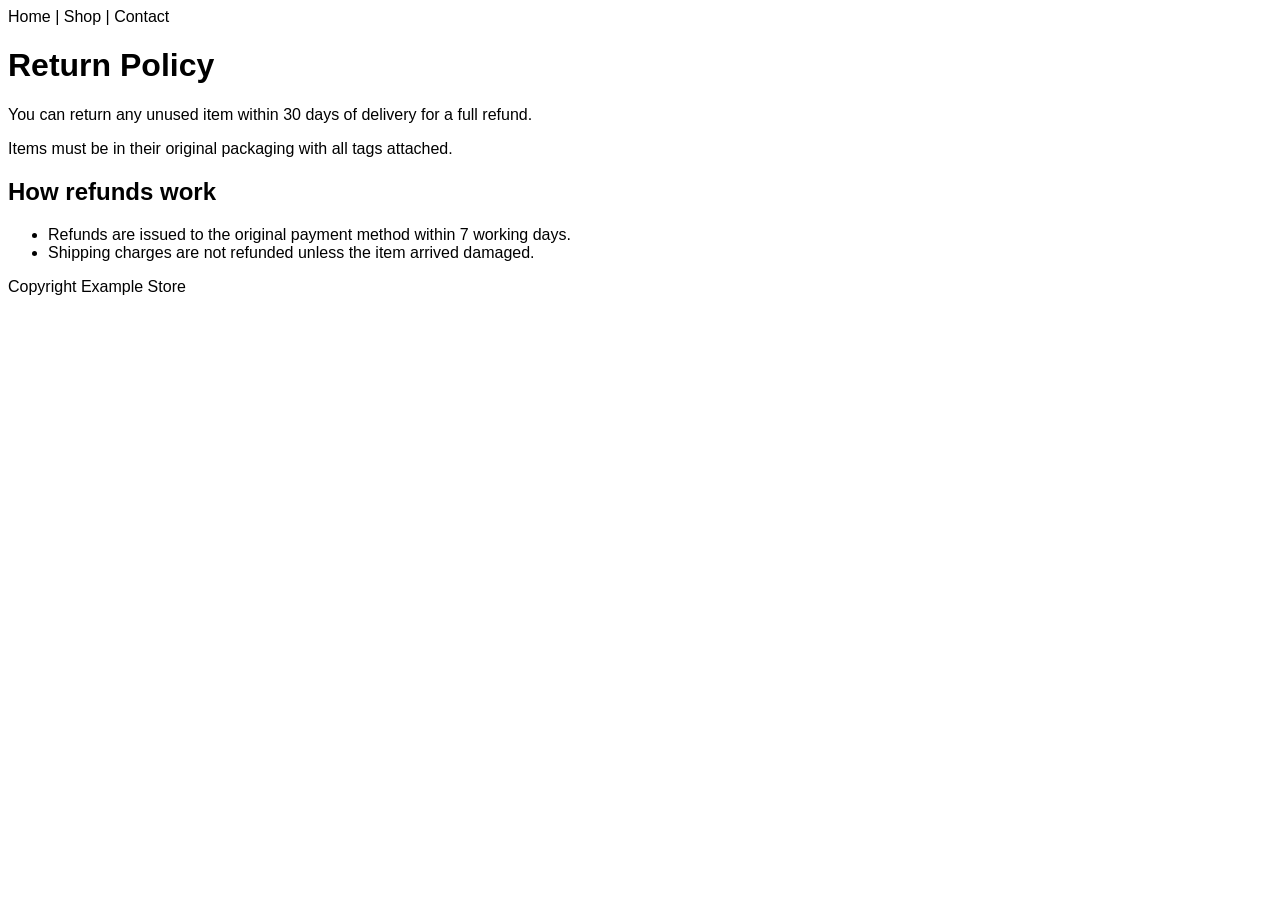
<file: samples/return_policy.html>
<!doctype html><html><head><title>Return policy</title><style>body{font-family:sans-serif}</style>
<script>console.log('ignored')</script></head><body>
<nav>Home | Shop | Contact</nav>
<h1>Return Policy</h1>
<p>You can return any unused item within 30 days of delivery for a full refund.</p>
<p>Items must be in their original packaging with all tags attached.</p>
<h2>How refunds work</h2>
<ul><li>Refunds are issued to the original payment method within 7 working days.</li>
<li>Shipping charges are not refunded unless the item arrived damaged.</li></ul>
<footer>Copyright Example Store</footer>
</body></html>
</file>
<file: css/style.css>
/* =====================================================================
   PRISM — Design tokens, base, typography, layout
   Direction: Claymorphism + Minimal Editorial
   ===================================================================== */
:root {
  /* Palette (from the brief) */
  --ivory: #F5F0E6;        /* main background */
  --teal: #164E46;         /* primary brand */
  --coral: #F07858;        /* accent — used sparingly */
  --forest: #263B38;       /* main text */
  --white: #FFFFFF;        /* cards */
  --beige: #EAE4D8;        /* secondary surface */

  /* Derived tints/shades of the same hues (for states + accessible text) */
  --teal-700: #0F3832;
  --teal-100: #DCE8E4;
  --teal-50:  #EEF4F1;
  --coral-ink: #B5482B;    /* coral for small text on light bg (AA contrast) */
  --coral-100: #FCE3DA;
  --coral-50:  #FEF2ED;
  --ink-on-coral: #1F2A28;
  --muted: #5B6B68;
  --line: rgba(38, 59, 56, .12);

  /* Type */
  --f-head: 'Manrope', 'Plus Jakarta Sans', system-ui, sans-serif;
  --f-body: 'Inter', system-ui, -apple-system, 'Segoe UI', sans-serif;
  --f-mono: 'JetBrains Mono', ui-monospace, 'Cascadia Code', Consolas, monospace;

  /* Radii */
  --r-sm: 12px;
  --r-md: 16px;
  --r-lg: 22px;

  /* Clay shadows: soft outer depth + inner top highlight + faint inner bottom */
  --clay: inset 0 1px 0 rgba(255,255,255,.9),
          inset 0 -3px 0 rgba(38,59,56,.04),
          0 1px 2px rgba(38,59,56,.06),
          0 12px 28px -14px rgba(38,59,56,.28);
  --clay-hover: inset 0 1px 0 rgba(255,255,255,.9),
          inset 0 -3px 0 rgba(38,59,56,.04),
          0 2px 4px rgba(38,59,56,.07),
          0 18px 36px -16px rgba(38,59,56,.34);
  --clay-press: inset 0 2px 6px rgba(38,59,56,.14);
  --btn-shadow: inset 0 1px 0 rgba(255,255,255,.18), inset 0 -3px 0 rgba(0,0,0,.18), 0 6px 14px -6px rgba(22,78,70,.55);

  --focus: 0 0 0 3px var(--ivory), 0 0 0 5px var(--coral);
  --nav-h: 64px;
  --ease: cubic-bezier(.2,.7,.2,1);
}

*, *::before, *::after { box-sizing: border-box; }
html { scroll-behavior: smooth; scroll-padding-top: calc(var(--nav-h) + 16px); -webkit-text-size-adjust: 100%; }
@media (prefers-reduced-motion: reduce) {
  html { scroll-behavior: auto; }
  *, *::before, *::after { animation-duration: .01ms !important; transition-duration: .01ms !important; }
}

body {
  margin: 0;
  background: var(--ivory);
  color: var(--forest);
  font: 400 16px/1.65 var(--f-body);
  -webkit-font-smoothing: antialiased;
  overflow-x: hidden;
}

/* ---------- Typography ---------- */
h1, h2, h3, h4 { font-family: var(--f-head); color: var(--teal); line-height: 1.15; margin: 0 0 .5em; letter-spacing: -.02em; }
h1 { font-size: clamp(2.4rem, 5.2vw, 4.1rem); font-weight: 800; letter-spacing: -.035em; }
h2 { font-size: clamp(1.75rem, 3.2vw, 2.5rem); font-weight: 800; }
h3 { font-size: 1.25rem; font-weight: 700; }
h4 { font-size: 1.05rem; font-weight: 700; }
.h-md { font-size: 1.35rem; margin-top: 2.6rem; }
.h-sm { font-size: 1.05rem; font-weight: 700; margin: 0; }
.h-xs { font-size: .95rem; margin: 1.4rem 0 .6rem; }
p { margin: 0 0 1em; }
p:last-child { margin-bottom: 0; }
b, strong { font-weight: 600; color: inherit; }
a { color: var(--teal); }
code, .mono { font-family: var(--f-mono); }
.lead { font-size: 1.15rem; color: var(--forest); max-width: 38em; }
.small { font-size: .9rem; }
.tiny { font-size: .78rem; }
.muted { color: var(--muted); }
.big { font-size: 1.6rem; font-weight: 500; line-height: 1.1; }
.u-teal { color: var(--teal); background: linear-gradient(transparent 68%, var(--coral-100) 68%); padding: 0 .08em; }
.label { font: 600 .74rem/1 var(--f-body); letter-spacing: .1em; text-transform: uppercase; color: var(--teal); margin-bottom: .8rem; }
.label--coral { color: var(--coral-ink); }
.label--light { color: #BFE0D8; }
.sr-only { position: absolute; width: 1px; height: 1px; padding: 0; margin: -1px; overflow: hidden; clip: rect(0 0 0 0); white-space: nowrap; border: 0; }

/* ---------- Layout ---------- */
.container { width: min(1160px, 100% - 48px); margin-inline: auto; }
.container--narrow { width: min(820px, 100% - 48px); }
.section { padding: 96px 0 72px; position: relative; }
.section--alt { background: linear-gradient(180deg, rgba(234,228,216,.55), rgba(234,228,216,.25)); }
.section--lab { background: radial-gradient(1200px 500px at 50% 0%, var(--teal-50), transparent 70%); }
.section__head { max-width: 760px; margin-bottom: 2.4rem; }
.section__kicker { font: 600 .82rem/1 var(--f-body); color: var(--muted); letter-spacing: .02em; margin-bottom: 1rem; display: flex; gap: .5rem; flex-wrap: wrap; align-items: center; }
.section__lead { font-size: 1.1rem; color: var(--muted); }
.time-tag { background: var(--white); border-radius: 99px; padding: .3rem .6rem; color: var(--teal); box-shadow: var(--clay); }
.star { color: var(--coral-ink); }
.grid-2 { display: grid; grid-template-columns: repeat(2, minmax(0, 1fr)); gap: 20px; margin: 1.4rem 0; }

/* ---------- Clay surfaces ---------- */
.clay { background: var(--white); border-radius: var(--r-lg); box-shadow: var(--clay); padding: 24px; position: relative; }
.clay--beige { background: var(--beige); box-shadow: inset 0 1px 0 rgba(255,255,255,.6), 0 1px 2px rgba(38,59,56,.05); }
.clay--teal { background: var(--teal); color: #E8F1EE; box-shadow: inset 0 1px 0 rgba(255,255,255,.12), inset 0 -4px 0 rgba(0,0,0,.18), 0 18px 36px -18px rgba(22,78,70,.6); }
.clay--teal h2, .clay--teal h3, .clay--teal b { color: #fff; }

/* ---------- Focus & skip link ---------- */
:focus { outline: none; }
:focus-visible { box-shadow: var(--focus) !important; border-radius: 10px; }
.skip-link { position: absolute; left: 16px; top: -60px; z-index: 100; background: var(--teal); color: #fff; padding: .6rem 1rem; border-radius: 10px; }
.skip-link:focus { top: 12px; }
</file>
<file: css/components.css>
/* =====================================================================
   PRISM — Components
   ===================================================================== */

/* ---------- Buttons ---------- */
.btn {
  --bg: var(--teal); --fg: #fff;
  display: inline-flex; align-items: center; justify-content: center; gap: .5rem;
  font: 600 .95rem/1 var(--f-body); color: var(--fg); background: var(--bg);
  border: 0; border-radius: 14px; padding: .85rem 1.25rem; cursor: pointer; text-decoration: none;
  box-shadow: var(--btn-shadow); transition: transform .15s var(--ease), box-shadow .15s var(--ease), background .15s;
  -webkit-tap-highlight-color: transparent;
}
.btn:hover { transform: translateY(-1px); }
.btn:active { transform: translateY(1px); box-shadow: var(--clay-press); }
.btn--primary:hover { background: var(--teal-700); }
.btn--coral { --bg: var(--coral); --fg: var(--ink-on-coral); box-shadow: inset 0 1px 0 rgba(255,255,255,.35), inset 0 -3px 0 rgba(0,0,0,.12), 0 6px 14px -6px rgba(240,120,88,.7); }
.btn--coral:hover { background: #EE6A47; }
.btn--ghost { --bg: var(--white); --fg: var(--teal); box-shadow: var(--clay); }
.btn--ghost:hover { background: var(--teal-50); }
.btn--ghost-light { --bg: rgba(255,255,255,.1); --fg: #fff; box-shadow: inset 0 0 0 1px rgba(255,255,255,.3); }
.btn--ghost-light:hover { background: rgba(255,255,255,.18); }
.btn--lg { padding: 1.05rem 1.6rem; font-size: 1.02rem; border-radius: 16px; }
.btn--sm { padding: .6rem .9rem; font-size: .88rem; border-radius: 12px; }
.btn--xs { padding: .45rem .7rem; font-size: .8rem; border-radius: 10px; }
.btn--block { width: 100%; }
.btn[disabled] { opacity: .5; cursor: not-allowed; transform: none; }
.btn-row { display: flex; flex-wrap: wrap; gap: .5rem; align-items: center; }
.icon-btn { border: 0; background: var(--beige); color: var(--teal); width: 38px; height: 38px; border-radius: 12px; cursor: pointer; font-size: 1rem; }

/* ---------- Chips / pills ---------- */
.chip {
  font: 500 .84rem/1.2 var(--f-body); color: var(--teal); background: var(--white);
  border: 1.5px solid var(--line); border-radius: 99px; padding: .5rem .85rem; cursor: pointer;
  transition: background .15s, border-color .15s, transform .15s;
}
.chip:hover { border-color: var(--teal); transform: translateY(-1px); }
.chip.is-on { background: var(--teal); color: #fff; border-color: var(--teal); }
.chips { display: flex; flex-wrap: wrap; gap: .5rem; margin-top: .9rem; }
.pill { display: inline-block; font: 600 .74rem/1 var(--f-body); background: var(--teal-100); color: var(--teal); border-radius: 99px; padding: .35rem .6rem; }
.pill--coral { background: var(--coral-100); color: var(--coral-ink); }

/* ---------- Segmented control ---------- */
.seg { display: inline-flex; background: var(--beige); border-radius: 14px; padding: 4px; gap: 4px; box-shadow: inset 0 2px 4px rgba(38,59,56,.08); }
.seg--full { display: flex; width: 100%; }
.seg--full .seg__btn { flex: 1; }
.seg__btn { border: 0; background: transparent; font: 600 .86rem/1.2 var(--f-body); color: var(--muted); padding: .6rem .9rem; border-radius: 10px; cursor: pointer; transition: background .15s, color .15s; }
.seg--sm .seg__btn { padding: .45rem .7rem; font-size: .8rem; }
.seg__btn:hover { color: var(--teal); }
.seg__btn.is-on { background: var(--white); color: var(--teal); box-shadow: 0 1px 2px rgba(38,59,56,.1), 0 4px 10px -4px rgba(38,59,56,.25); }

/* ---------- Inputs & sliders ---------- */
.input {
  width: 100%; font: 400 .95rem/1.6 var(--f-body); color: var(--forest); background: var(--ivory);
  border: 1.5px solid transparent; border-radius: var(--r-sm); padding: .8rem 1rem; resize: vertical;
  box-shadow: inset 0 2px 5px rgba(38,59,56,.08); transition: border-color .15s, background .15s;
}
.input:focus { border-color: var(--teal); background: #fff; }
.input--doc { font: 400 .9rem/1.7 var(--f-mono); min-height: 220px; }
.ctrl { margin-bottom: 1.15rem; }
.ctrl label, .ctrl__label { display: block; font-weight: 500; font-size: .9rem; margin-bottom: .5rem; }
.ctrl label b { color: var(--teal); background: var(--teal-50); padding: .1rem .45rem; border-radius: 8px; }

input[type="range"] { -webkit-appearance: none; appearance: none; width: 100%; height: 28px; background: transparent; cursor: pointer; --fill: 50%; }
input[type="range"]::-webkit-slider-runnable-track { height: 10px; border-radius: 99px; background: linear-gradient(90deg, var(--teal) var(--fill), var(--beige) var(--fill)); box-shadow: inset 0 1px 3px rgba(38,59,56,.15); }
input[type="range"]::-moz-range-track { height: 10px; border-radius: 99px; background: var(--beige); }
input[type="range"]::-moz-range-progress { height: 10px; border-radius: 99px; background: var(--teal); }
input[type="range"]::-webkit-slider-thumb { -webkit-appearance: none; width: 24px; height: 24px; margin-top: -7px; border-radius: 50%; background: #fff; border: 3px solid var(--teal); box-shadow: 0 3px 8px rgba(22,78,70,.35); transition: transform .15s; }
input[type="range"]::-moz-range-thumb { width: 18px; height: 18px; border-radius: 50%; background: #fff; border: 3px solid var(--teal); box-shadow: 0 3px 8px rgba(22,78,70,.35); }
input[type="range"]:active::-webkit-slider-thumb { transform: scale(1.12); }
input[type="range"]:focus-visible { box-shadow: none !important; }
input[type="range"]:focus-visible::-webkit-slider-thumb { box-shadow: 0 0 0 3px #fff, 0 0 0 6px var(--coral); }
input[type="range"]:focus-visible::-moz-range-thumb { box-shadow: 0 0 0 3px #fff, 0 0 0 6px var(--coral); }

/* ---------- Top bar ---------- */
.topbar { position: sticky; top: 0; z-index: 50; background: rgba(245,240,230,.86); backdrop-filter: saturate(1.4) blur(12px); -webkit-backdrop-filter: saturate(1.4) blur(12px); border-bottom: 1px solid var(--line); }
.topbar__inner { height: var(--nav-h); display: flex; align-items: center; gap: 20px; width: min(1320px, 100% - 32px); margin-inline: auto; }
.topbar__bar { height: 3px; background: transparent; }
.topbar__bar span { display: block; height: 100%; width: 0; background: linear-gradient(90deg, var(--teal), var(--coral)); transition: width .4s var(--ease); }
.topbar__actions { display: flex; align-items: center; gap: 10px; margin-left: auto; }

.brand { display: inline-flex; align-items: center; gap: .55rem; text-decoration: none; flex-shrink: 0; }
.brand__name { font: 800 1.2rem/1 var(--f-head); color: var(--teal); letter-spacing: -.03em; }
.brand__name b { color: var(--coral-ink); font-weight: 800; }
.brand__mark { display: inline-grid; place-items: center; width: 32px; height: 32px; padding: 3px; background: var(--teal); border-radius: 10px; box-shadow: var(--btn-shadow); flex-shrink: 0; }
.brand__mark svg { width: 100%; height: 100%; overflow: visible; }
.brand__mark--lg { width: 76px; height: 76px; padding: 10px; border-radius: 22px; }
.brand__text { display: grid; line-height: 1; gap: 3px; }
.brand__name { letter-spacing: .02em; }
.brand__sub { font: 600 .62rem/1 var(--f-body); letter-spacing: .08em; text-transform: uppercase; color: var(--muted); white-space: nowrap; }

.topnav { flex: 1; min-width: 0; overflow-x: auto; scrollbar-width: none; }
.topnav::-webkit-scrollbar { display: none; }
.topnav__list { list-style: none; display: flex; gap: 2px; margin: 0; padding: 0; justify-content: center; }
.topnav__link { display: inline-flex; align-items: center; gap: .35rem; white-space: nowrap; padding: .45rem .65rem; border-radius: 10px; font: 500 .82rem/1 var(--f-body); color: var(--muted); text-decoration: none; transition: background .15s, color .15s; }
.topnav__link:hover { color: var(--teal); background: rgba(22,78,70,.06); }
.topnav__link.is-active { color: var(--teal); background: var(--white); box-shadow: var(--clay); }
.topnav__link .tick { width: 14px; height: 14px; border-radius: 50%; border: 1.5px solid currentColor; display: inline-grid; place-items: center; font-size: 9px; opacity: .5; }
.topnav__link.is-done .tick { background: var(--teal); border-color: var(--teal); color: #fff; opacity: 1; }

.progress-pill { display: inline-flex; align-items: center; gap: .5rem; font-size: .84rem; color: var(--teal); background: var(--white); padding: .35rem .75rem .35rem .35rem; border-radius: 99px; box-shadow: var(--clay); }
.progress-pill__ring { --p: 0; width: 26px; height: 26px; border-radius: 50%; background: conic-gradient(var(--coral) calc(var(--p) * 1%), var(--beige) 0); display: grid; place-items: center; }
.progress-pill__ring::after { content: ''; width: 16px; height: 16px; border-radius: 50%; background: #fff; }

/* ---------- Drawer ---------- */
.drawer { position: fixed; inset: 0; z-index: 80; }
.drawer[hidden] { display: none; }
.drawer__scrim { position: absolute; inset: 0; background: rgba(38,59,56,.32); animation: fade .2s; }
.drawer__panel { position: absolute; right: 16px; top: 16px; bottom: 16px; width: min(400px, calc(100% - 32px)); z-index: 1; overflow-y: auto; animation: slideIn .25s var(--ease); }
.drawer__head { display: flex; justify-content: space-between; align-items: center; }
.drawer__head h2 { font-size: 1.4rem; margin: 0; }
.map-list { list-style: none; padding: 0; margin: 1rem 0 1.4rem; display: grid; gap: 6px; }
.map-item { display: grid; grid-template-columns: 30px 1fr auto; align-items: center; gap: .7rem; padding: .7rem .8rem; border-radius: 14px; text-decoration: none; color: var(--forest); transition: background .15s; }
.map-item:hover { background: var(--teal-50); }
.map-item.is-active { background: var(--teal-50); box-shadow: inset 3px 0 0 var(--teal); }
.map-item__n { width: 30px; height: 30px; display: grid; place-items: center; border-radius: 10px; background: var(--beige); font: 600 .8rem/1 var(--f-mono); color: var(--teal); }
.map-item.is-done .map-item__n { background: var(--teal); color: #fff; }
.map-item__t { font-weight: 500; font-size: .92rem; line-height: 1.3; }
.map-item__time { font: 500 .78rem/1 var(--f-mono); color: var(--muted); }
@keyframes slideIn { from { transform: translateX(24px); opacity: 0; } to { transform: none; opacity: 1; } }
@keyframes fade { from { opacity: 0; } }

/* ---------- Hero ---------- */
.hero { padding: 72px 0 48px; overflow: hidden; }
.hero__grid { display: grid; grid-template-columns: 1.1fr .9fr; gap: 56px; align-items: center; }
.eyebrow { display: inline-flex; align-items: center; gap: .55rem; font: 600 .85rem/1 var(--f-body); color: var(--teal); background: var(--white); padding: .55rem .9rem; border-radius: 99px; box-shadow: var(--clay); margin-bottom: 1.6rem; }
.eyebrow .dot { width: 8px; height: 8px; border-radius: 50%; background: var(--coral); box-shadow: 0 0 0 4px var(--coral-100); }
.hero__meta { display: flex; flex-wrap: wrap; gap: 10px; margin: 1.8rem 0; }
.meta-chip { display: grid; gap: .2rem; background: var(--white); border-radius: var(--r-md); padding: .7rem 1rem; box-shadow: var(--clay); min-width: 120px; }
.meta-chip__k { font: 600 .7rem/1 var(--f-body); letter-spacing: .1em; text-transform: uppercase; color: var(--muted); }
.meta-chip__v { font: 700 1rem/1.2 var(--f-head); color: var(--teal); }
.hero__cta { display: flex; flex-wrap: wrap; gap: 12px; }

.hero__visual { display: grid; grid-template-columns: 1fr auto 1fr; align-items: center; gap: 14px; }
.doc-stack { padding: 18px; transform: rotate(-2deg); box-shadow: var(--clay), 9px 9px 0 -1px var(--beige), 18px 18px 0 -3px #E2DACB, 18px 22px 24px -10px rgba(38,59,56,.25); }
.doc-stack__head { display: flex; align-items: center; gap: .45rem; font: 500 .72rem/1.2 var(--f-mono); color: var(--teal); margin-bottom: 14px; flex-wrap: wrap; }
.doc-stack__head em { font-style: normal; color: var(--muted); }
.file-ic { width: 14px; height: 17px; border-radius: 3px; background: var(--coral); display: inline-block; }
.doc-lines { display: grid; gap: 9px; }
.doc-lines i, .mini-chunk i { display: block; height: 7px; width: var(--w); border-radius: 4px; background: var(--beige); }
.doc-lines i.hl { background: var(--coral-100); box-shadow: inset 0 0 0 1.5px var(--coral); }
.hero__arrow { display: grid; place-items: center; gap: 4px; font: 600 .7rem/1 var(--f-mono); color: var(--coral-ink); text-transform: uppercase; letter-spacing: .1em; }
.hero__arrow::before { content: '✂'; font-size: 1.3rem; color: var(--coral); }
.hero__arrow span { writing-mode: vertical-rl; }
.chunk-fan { display: grid; gap: 10px; }
.mini-chunk { padding: 12px 14px; display: grid; gap: 6px; border-radius: 14px; animation: rise .6s var(--ease) both; }
.mini-chunk:nth-child(2) { animation-delay: .08s; margin-left: 14px; }
.mini-chunk:nth-child(3) { animation-delay: .16s; }
.mini-chunk:nth-child(4) { animation-delay: .24s; margin-left: 10px; }
.mini-chunk b { font: 600 .7rem/1 var(--f-mono); color: var(--teal); }
.mini-chunk i { background: var(--teal-100); }
.mini-chunk.is-hit { box-shadow: var(--clay), 0 0 0 2px var(--coral); }
.mini-chunk.is-hit i { background: var(--coral-100); }
.hit-tag { position: absolute; right: -8px; top: -9px; font: 600 .66rem/1 var(--f-body); background: var(--coral); color: var(--ink-on-coral); padding: .3rem .5rem; border-radius: 99px; }
@keyframes rise { from { opacity: 0; transform: translateY(10px); } }

/* Timeline */
.timeline { margin-top: 56px; padding: 22px 24px; }
.timeline__head { display: flex; justify-content: space-between; align-items: baseline; margin-bottom: 14px; }
.timeline__bar { list-style: none; margin: 0; padding: 0; display: flex; gap: 4px; }
.tl-seg { flex: var(--min) 1 0; min-width: 0; }
.tl-seg a { display: block; text-decoration: none; color: var(--forest); }
.tl-seg__bar { display: block; height: 12px; border-radius: 6px; background: var(--teal-100); transition: background .2s, transform .2s; }
.tl-seg a:hover .tl-seg__bar { background: var(--teal); transform: scaleY(1.15); }
.tl-seg.is-done .tl-seg__bar { background: var(--teal); }
.tl-seg.is-key .tl-seg__bar { box-shadow: inset 0 0 0 2px var(--coral); }
.tl-seg__t { display: block; font-size: .74rem; line-height: 1.25; margin-top: 8px; color: var(--muted); overflow: hidden; text-overflow: ellipsis; white-space: nowrap; }
.tl-seg__m { display: block; font: 600 .78rem/1 var(--f-mono); color: var(--teal); margin-top: 3px; }

/* ---------- Objectives ---------- */
.objectives { list-style: none; padding: 0; margin: 0; display: grid; grid-template-columns: repeat(auto-fill, minmax(240px, 1fr)); gap: 16px; }
.obj-card { display: flex; gap: 14px; align-items: flex-start; padding: 20px; transition: transform .2s var(--ease), box-shadow .2s; }
.obj-card:hover { transform: translateY(-3px); box-shadow: var(--clay-hover); }
.obj-card__n { flex-shrink: 0; font: 700 .85rem/1 var(--f-mono); color: var(--coral-ink); background: var(--coral-50); width: 38px; height: 38px; border-radius: 12px; display: grid; place-items: center; }
.obj-card p { font-size: .95rem; line-height: 1.5; }
.howto { margin-top: 24px; display: flex; flex-wrap: wrap; align-items: center; gap: 12px 28px; padding: 18px 24px; }
.howto__list { list-style: none; margin: 0; padding: 0; display: flex; flex-wrap: wrap; gap: 10px 24px; font-size: .92rem; }
.howto__list li { display: flex; align-items: center; gap: .5rem; }

/* ---------- Section footer nav ---------- */
.section__foot { margin-top: 56px; }
.foot { display: flex; align-items: center; justify-content: space-between; gap: 12px; flex-wrap: wrap; padding-top: 24px; border-top: 1px dashed rgba(38,59,56,.2); }
.foot__mid { display: flex; align-items: center; gap: 10px; }
.foot__done { font-size: .86rem; color: var(--teal); display: inline-flex; align-items: center; gap: .4rem; font-weight: 600; }
.foot__done::before { content: '✓'; width: 20px; height: 20px; border-radius: 50%; background: var(--teal); color: #fff; display: inline-grid; place-items: center; font-size: .7rem; }

/* ---------- Problem ---------- */
.scenario .chat { display: grid; gap: 10px; margin: 1rem 0; }
.chat__msg { max-width: 88%; padding: .75rem 1rem; border-radius: 18px; font-size: .95rem; }
.chat__msg--user { justify-self: end; background: var(--teal); color: #fff; border-bottom-right-radius: 6px; }
.chat__msg--bot { background: var(--beige); border-bottom-left-radius: 6px; }
.typing { display: inline-flex; gap: 4px; }
.typing i { width: 7px; height: 7px; border-radius: 50%; background: var(--muted); opacity: .5; }

.try-box { box-shadow: var(--clay), inset 0 0 0 2px var(--coral-100); margin: 1.4rem 0; }
.try-box__head { display: flex; justify-content: space-between; align-items: center; gap: 12px; flex-wrap: wrap; margin-bottom: .8rem; }
.try-box__head .label { margin: 0; }
.meter { margin: 1.1rem 0; }
.meter__row { display: flex; justify-content: space-between; gap: 10px; font-size: .9rem; }
.meter__row b { font-family: var(--f-mono); color: var(--teal); }
.meter__track { height: 14px; border-radius: 99px; background: var(--beige); margin: .5rem 0; overflow: hidden; box-shadow: inset 0 1px 3px rgba(38,59,56,.12); }
.meter__track span { display: block; height: 100%; background: linear-gradient(90deg, var(--coral), #F49A80); border-radius: inherit; transition: width .6s var(--ease), background .3s; min-width: 6px; }
.meter__track span.is-good { background: var(--teal); }
.pm-list { list-style: none; padding: 0; margin: 0; display: grid; gap: .5rem; font-size: .92rem; }
.pm-list li { padding-left: 1.6rem; position: relative; }
.pm-list li::before { position: absolute; left: 0; top: .05rem; width: 1.1rem; height: 1.1rem; border-radius: 50%; display: grid; place-items: center; font-size: .65rem; font-weight: 700; }
.pm-list li.bad::before { content: '✕'; background: var(--coral-100); color: var(--coral-ink); }
.pm-list li.good::before { content: '✓'; background: var(--teal-100); color: var(--teal); }

.concept { display: flex; gap: 20px; align-items: flex-start; margin: 2rem 0 0; }
.concept__icon { font-size: 1.8rem; width: 56px; height: 56px; flex-shrink: 0; border-radius: 18px; background: var(--teal-50); display: grid; place-items: center; }

.pipeline { display: flex; flex-wrap: wrap; gap: 8px; align-items: stretch; margin: 1rem 0; }
.pipe-step { flex: 1 1 110px; border: 0; cursor: pointer; text-align: left; background: var(--white); border-radius: var(--r-md); padding: 14px; box-shadow: var(--clay); font: inherit; color: inherit; transition: transform .15s var(--ease), box-shadow .15s, background .15s; position: relative; }
.pipe-step:hover { transform: translateY(-2px); box-shadow: var(--clay-hover); }
.pipe-step__n { font: 600 .7rem/1 var(--f-mono); color: var(--muted); }
.pipe-step__t { display: block; font: 700 .92rem/1.25 var(--f-head); color: var(--teal); margin-top: 6px; }
.pipe-step.is-on { background: var(--teal); }
.pipe-step.is-on .pipe-step__t, .pipe-step.is-on .pipe-step__n { color: #fff; }
.pipe-step.is-focus::after { content: 'Today'; position: absolute; top: -9px; right: 10px; font: 600 .66rem/1 var(--f-body); background: var(--coral); color: var(--ink-on-coral); padding: .3rem .5rem; border-radius: 99px; }
.pipeline-detail { min-height: 96px; display: grid; grid-template-columns: auto 1fr; gap: 6px 18px; align-items: start; }
.pipeline-detail h4 { margin: 0; }
.pipeline-detail .pd-tag { grid-column: 1 / -1; justify-self: start; }
.pipeline-detail h4 { white-space: nowrap; }

/* ---------- Chunking module ---------- */
.terms { display: grid; grid-template-columns: repeat(4, minmax(0, 1fr)); gap: 16px; }
.term { padding: 20px; }
.term__k { display: inline-block; font: 700 1rem/1 var(--f-head); color: var(--teal); margin-bottom: .6rem; }
.term p { font-size: .92rem; line-height: 1.5; }
.term--coral { box-shadow: var(--clay), inset 0 0 0 2px var(--coral); }
.term--coral .term__k { color: var(--coral-ink); }
.analogy { margin: 2rem 0; display: flex; gap: 14px; padding: 26px 28px; }
.analogy__q { font: 800 4rem/0.8 var(--f-head); color: var(--coral); }
.analogy p { font: 600 1.2rem/1.5 var(--f-head); color: var(--teal); letter-spacing: -.01em; }

.transform { min-height: 160px; }
.transform__doc { font-size: .95rem; line-height: 1.75; background: var(--ivory); border-radius: var(--r-md); padding: 18px 20px; box-shadow: inset 0 2px 5px rgba(38,59,56,.07); }
.transform__chunks { display: grid; grid-template-columns: repeat(auto-fill, minmax(220px, 1fr)); gap: 12px; }
.t-chunk { background: var(--white); border-radius: var(--r-md); padding: 14px 16px; box-shadow: var(--clay), inset 3px 0 0 var(--teal); font-size: .9rem; line-height: 1.55; animation: pop .45s var(--ease) both; animation-delay: calc(var(--i) * 70ms); }
.t-chunk b { display: block; font: 600 .7rem/1 var(--f-mono); color: var(--coral-ink); margin-bottom: 6px; }
@keyframes pop { from { opacity: 0; transform: translateY(8px) scale(.97); } }

.ctx-card .quote { font: 600 1.05rem/1.5 var(--f-head); color: var(--forest); }
.ctx-card { box-shadow: var(--clay), inset 0 0 0 2px var(--coral-100); }
.ctx-card--good { box-shadow: var(--clay), inset 0 0 0 2px var(--teal-100); }

.benefits { list-style: none; padding: 0; margin: 1rem 0; display: grid; grid-template-columns: repeat(5, minmax(0, 1fr)); gap: 14px; }
.benefit { padding: 18px; display: grid; gap: .4rem; align-content: start; }
.benefit b { font: 700 .95rem/1.25 var(--f-head); color: var(--teal); }
.benefit span { font-size: .85rem; line-height: 1.45; color: var(--muted); }

.callout { border-radius: var(--r-md); padding: 18px 22px; margin: 1.6rem 0; font-size: .97rem; }
.callout--teal { background: var(--teal-50); box-shadow: inset 4px 0 0 var(--teal); }
.callout--coral { background: var(--coral-50); box-shadow: inset 4px 0 0 var(--coral); }

.approach__head { display: flex; justify-content: space-between; align-items: center; gap: 10px; flex-wrap: wrap; margin-bottom: .5rem; }
.approach__head h4 { margin: 0; }
.approach__out { display: grid; gap: 8px; margin: 1rem 0 .6rem; }
.approach__stat { font: 500 .82rem/1.4 var(--f-mono); color: var(--muted); }

/* Generic small chunk rows (approach compare, size demo, boundary demo) */
.row-chunk { display: grid; grid-template-columns: 34px 1fr; gap: 10px; align-items: start; background: var(--ivory); border-radius: 12px; padding: 10px 12px; font-size: .88rem; line-height: 1.5; }
.row-chunk__n { font: 600 .72rem/1.8 var(--f-mono); color: var(--teal); }
.row-chunk.is-cut { box-shadow: inset -4px 0 0 var(--coral); }

/* ---------- Overlap & size ---------- */
.vs h4 { margin-bottom: .8rem; }
.pc { list-style: none; padding: 0; margin: 0; display: grid; gap: .45rem; font-size: .93rem; }
.pc li { padding-left: 1.6rem; position: relative; }
.pc li::before { position: absolute; left: 0; top: .1rem; width: 1.1rem; height: 1.1rem; border-radius: 6px; display: grid; place-items: center; font-size: .7rem; font-weight: 700; }
.pc .pro::before { content: '+'; background: var(--teal-100); color: var(--teal); }
.pc .con::before { content: '–'; background: var(--coral-100); color: var(--coral-ink); }
.size-demo__out { display: grid; gap: 8px; max-height: 300px; overflow-y: auto; padding-right: 4px; }

mark.ov, .ov { background: var(--coral-100); color: var(--forest); box-shadow: inset 0 -2px 0 var(--coral); border-radius: 4px; padding: 0 .15em; }
.cut-word { box-shadow: inset 0 -2px 0 var(--coral); }
.overlap-example { display: grid; grid-template-columns: 1fr auto 1fr; gap: 12px; align-items: center; margin: 1.2rem 0 .6rem; }
.ov-chunk { font-size: .98rem; line-height: 1.6; box-shadow: var(--clay), inset 3px 0 0 var(--teal); }
.ov-chunk__n { display: block; font: 600 .72rem/1 var(--f-mono); color: var(--teal); margin-bottom: .5rem; }
.ov-link { font-size: 1.6rem; color: var(--coral); }
.boundary-out { display: grid; gap: 8px; margin: .8rem 0; }

.tradeoffs { display: grid; grid-template-columns: repeat(3, minmax(0, 1fr)); gap: 16px; }
.trade__tag { display: inline-block; font: 600 .78rem/1 var(--f-body); background: var(--beige); color: var(--forest); border-radius: 99px; padding: .4rem .7rem; margin-bottom: .7rem; }
.trade__tag--coral { background: var(--coral-100); color: var(--coral-ink); }
.trade__tag--teal { background: var(--teal); color: #fff; }
.trade p { font-size: .93rem; }

.units { display: grid; grid-template-columns: repeat(4, minmax(0, 1fr)); gap: 14px; }
.unit { padding: 18px; display: grid; align-content: start; gap: .3rem; }
.unit b { font: 700 1rem/1.2 var(--f-head); color: var(--teal); }
.unit p { font-size: .86rem; line-height: 1.45; margin: 0; color: var(--forest); }
.unit code { font-size: .74rem; background: var(--ivory); color: var(--teal); padding: .4rem .55rem; border-radius: 8px; margin-top: .5rem; display: block; white-space: nowrap; overflow: hidden; text-overflow: ellipsis; }
.unit--key { box-shadow: var(--clay), inset 0 0 0 2px var(--coral); }
.unit-stats { display: grid; grid-template-columns: repeat(4, minmax(0, 1fr)); gap: 10px; margin: 1rem 0 .6rem; }
.unit-stats div { background: var(--ivory); border-radius: 14px; padding: 12px 14px; display: grid; gap: .25rem; }
.unit-stats span:last-child { font-size: .78rem; color: var(--muted); }
.unit-stats .big { color: var(--teal); }

/* ---------- Lab ---------- */
.lab { display: grid; grid-template-columns: 1.55fr 1fr; gap: 20px; }
.panel-head { display: flex; justify-content: space-between; align-items: center; gap: 12px; flex-wrap: wrap; margin-bottom: 14px; }
.counts { margin: .6rem 0 0; color: var(--muted); }
.formula { background: var(--teal-50); color: var(--teal); border-radius: 10px; padding: .55rem .8rem; margin: 0 0 1rem; }
.lab__output { margin-top: 20px; }

.stats { display: grid; grid-template-columns: repeat(6, minmax(0, 1fr)); gap: 10px; margin-bottom: 14px; }
.stat { background: var(--ivory); border-radius: 14px; padding: 12px 14px; display: grid; gap: .3rem; box-shadow: inset 0 1px 0 rgba(255,255,255,.7); }
.stat__v { font: 600 1.35rem/1 var(--f-mono); color: var(--teal); }
.stat__k { font-size: .75rem; color: var(--muted); line-height: 1.3; }
.stat--coral .stat__v { color: var(--coral-ink); }
.legend { display: flex; flex-wrap: wrap; gap: 6px 18px; color: var(--muted); margin: .4rem 0 1rem; }
.legend span { display: inline-flex; align-items: center; gap: .4rem; }
.sw { width: 14px; height: 14px; border-radius: 4px; display: inline-block; }
.sw--teal { background: var(--teal); }
.sw--coral { background: var(--coral-100); box-shadow: inset 0 -3px 0 var(--coral); }
.sw--cut { background: var(--white); box-shadow: inset -4px 0 0 var(--coral), inset 0 0 0 1px var(--line); }
.sw--beige { background: var(--beige); }

.change-note { font-size: .9rem; color: var(--teal); background: var(--teal-50); border-radius: 12px; padding: .7rem 1rem; margin-bottom: 14px; }
.change-note:empty { display: none; }

.chunk-grid { display: grid; grid-template-columns: repeat(auto-fill, minmax(260px, 1fr)); gap: 12px; max-height: 560px; overflow-y: auto; padding: 4px; }
.chunk-grid--compact { grid-template-columns: repeat(auto-fill, minmax(220px, 1fr)); max-height: 380px; }
.chunk-card { background: var(--white); border-radius: var(--r-md); padding: 14px 16px; box-shadow: var(--clay), inset 3px 0 0 var(--teal); animation: pop .35s var(--ease) both; animation-delay: calc(min(var(--i), 12) * 30ms); }
.chunk-card.is-cut { box-shadow: var(--clay), inset 3px 0 0 var(--teal), inset -4px 0 0 var(--coral); }
.chunk-card.is-hit { box-shadow: var(--clay), inset 0 0 0 2px var(--coral); }
.chunk-card__head { display: flex; justify-content: space-between; align-items: center; margin-bottom: 8px; gap: 8px; }
.chunk-card__n { font: 700 .78rem/1 var(--f-mono); color: #fff; background: var(--teal); padding: .3rem .5rem; border-radius: 8px; }
.chunk-card__meta { font: 500 .74rem/1 var(--f-mono); color: var(--muted); }
.chunk-card__body { font-size: .9rem; line-height: 1.6; color: var(--teal-700); word-wrap: break-word; }
.cut-badge { font: 600 .68rem/1 var(--f-body); color: var(--coral-ink); background: var(--coral-50); padding: .25rem .45rem; border-radius: 99px; margin-top: 8px; display: inline-block; }
.empty-out { text-align: center; color: var(--muted); padding: 30px; background: var(--ivory); border-radius: var(--r-md); grid-column: 1 / -1; }

.text-map { font: 400 .92rem/2 var(--f-body); background: var(--ivory); padding: 18px 20px; border-radius: var(--r-md); max-height: 520px; overflow-y: auto; }
.tm-w { padding: .12em .1em; border-radius: 3px; }
.tm-a { background: var(--teal-100); }
.tm-b { background: #C7DCD6; }
.tm-ov { background: var(--coral-100); box-shadow: inset 0 -2px 0 var(--coral); }
.tm-break { display: inline-block; font: 700 .64rem/1 var(--f-mono); color: #fff; background: var(--teal); border-radius: 6px; padding: .2rem .35rem; margin: 0 .25rem; vertical-align: .15em; }

.feedback-box { display: grid; gap: 8px; margin-top: 16px; }
.feedback-box:empty { display: none; }
.fb { display: flex; gap: 10px; align-items: flex-start; padding: .75rem 1rem; border-radius: 12px; font-size: .92rem; line-height: 1.5; background: var(--teal-50); }
.fb::before { content: 'i'; flex-shrink: 0; width: 20px; height: 20px; border-radius: 50%; display: grid; place-items: center; font: 700 .72rem/1 var(--f-mono); background: var(--teal); color: #fff; margin-top: .1rem; }
.fb--warn { background: var(--coral-50); }
.fb--warn::before { content: '!'; background: var(--coral); color: var(--ink-on-coral); }
.fb--good::before { content: '✓'; }
.feedback { font-size: .92rem; color: var(--teal); margin: .8rem 0 0; }

/* Compare */
.compare { margin-top: 20px; }
.compare__grid { display: grid; grid-template-columns: repeat(2, minmax(0, 1fr)); gap: 16px; margin-top: 10px; }
.cmp { background: var(--ivory); border-radius: var(--r-md); padding: 16px; box-shadow: inset 0 2px 5px rgba(38,59,56,.06); min-width: 0; }
.cmp__title { display: flex; align-items: center; gap: .5rem; font: 700 1rem/1 var(--f-head); color: var(--teal); margin-bottom: .9rem; }
.cmp__title span { width: 26px; height: 26px; border-radius: 8px; display: grid; place-items: center; background: var(--teal); color: #fff; font-size: .85rem; }
.cmp[data-cmp="B"] .cmp__title span { background: var(--coral); color: var(--ink-on-coral); }
.cmp__ctrls { display: grid; grid-template-columns: 1fr 1fr; gap: 10px; }
.cmp__ctrls .ctrl { margin-bottom: .6rem; }
.cmp__ctrls .ctrl:first-child { grid-column: 1 / -1; }
.cmp__stats { display: grid; grid-template-columns: repeat(4, minmax(0, 1fr)); gap: 6px; margin: .6rem 0 .8rem; }
.cmp__stats .stat { background: var(--white); padding: 9px 10px; }
.cmp__stats .stat__v { font-size: 1.05rem; }
.cmp__chunks { display: grid; gap: 8px; max-height: 340px; overflow-y: auto; padding-right: 4px; }
.cmp__chunks .row-chunk { background: var(--white); }

/* ---------- RAG ---------- */
.honest { display: flex; gap: 14px; align-items: flex-start; background: var(--white); border-radius: var(--r-md); padding: 14px 18px; box-shadow: var(--clay), inset 0 0 0 1.5px var(--coral); margin-bottom: 20px; font-size: .92rem; }
.honest__badge { flex-shrink: 0; font: 700 .7rem/1 var(--f-body); letter-spacing: .08em; text-transform: uppercase; background: var(--coral); color: var(--ink-on-coral); border-radius: 99px; padding: .45rem .7rem; }
.rag { display: grid; grid-template-columns: 360px 1fr; gap: 20px; align-items: start; }
.rag__left { display: grid; gap: 16px; position: sticky; top: calc(var(--nav-h) + 20px); }
.rag__settings .btn-row { margin: .8rem 0 1rem; }
.doc-view { padding: 0; overflow: hidden; }
.doc-view summary { cursor: pointer; padding: 16px 20px; font: 700 .95rem/1.2 var(--f-head); color: var(--teal); list-style: none; display: flex; justify-content: space-between; align-items: center; gap: 10px; }
.doc-view summary::-webkit-details-marker { display: none; }
.doc-view summary::after { content: '+'; font: 600 1.2rem/1 var(--f-mono); color: var(--coral-ink); }
.doc-view[open] summary::after { content: '–'; }
.doc-view__body { padding: 0 20px 18px; font-size: .86rem; line-height: 1.6; max-height: 360px; overflow-y: auto; }
.doc-view__body p { margin-bottom: .8em; }
.doc-view__body p b { color: var(--teal); }
.ask__row { display: flex; gap: 10px; margin-top: .7rem; }
.ask__row .input { padding: .85rem 1rem; }
.rag-result { margin-top: 16px; }
.empty { text-align: center; color: var(--muted); }
.rs-list { list-style: none; padding: 0; margin: 0; display: grid; gap: 12px; }
.rs { display: grid; grid-template-columns: 36px 1fr; gap: 14px; animation: pop .4s var(--ease) both; animation-delay: calc(var(--i) * 90ms); }
.rs__n { width: 36px; height: 36px; border-radius: 12px; background: var(--teal); color: #fff; display: grid; place-items: center; font: 700 .85rem/1 var(--f-mono); box-shadow: var(--btn-shadow); }
.rs__body { background: var(--white); border-radius: var(--r-md); padding: 16px 18px; box-shadow: var(--clay); min-width: 0; }
.rs__body h4 { margin-bottom: .45rem; font-size: .98rem; }
.rs__body > p { font-size: .9rem; }
.term-chip { display: inline-block; font: 500 .8rem/1 var(--f-mono); background: var(--teal-100); color: var(--teal); padding: .4rem .55rem; border-radius: 8px; margin: 0 .3rem .3rem 0; }
.term-chip--exp { background: var(--beige); color: var(--forest); }
.term-chip--exp small { color: var(--muted); }
.ret-card { border-radius: 12px; background: var(--ivory); padding: 12px 14px; margin-top: 10px; }
.ret-card__head { display: flex; justify-content: space-between; align-items: center; gap: 10px; margin-bottom: 6px; flex-wrap: wrap; }
.ret-card__score { display: flex; align-items: center; gap: 8px; font: 500 .76rem/1 var(--f-mono); color: var(--muted); }
.ret-card__score i { display: block; width: 70px; height: 7px; border-radius: 4px; background: var(--beige); overflow: hidden; }
.ret-card__score i::after { content: ''; display: block; height: 100%; width: var(--s); background: var(--coral); }
.ret-card__txt { font-size: .88rem; line-height: 1.6; }
.ret-card__why { font-size: .78rem; color: var(--muted); margin-top: 6px; }
mark.kw { background: var(--coral-100); color: var(--forest); box-shadow: inset 0 -2px 0 var(--coral); border-radius: 3px; padding: 0 .1em; font-weight: 600; }
.answer { background: var(--teal); color: #EAF3F0; border-radius: var(--r-md); padding: 14px 16px; font-size: .95rem; }
.answer q { quotes: '“' '”'; font-weight: 500; color: #fff; }
.answer .tiny { color: #B7D5CE; display: block; margin-top: 8px; }
.frag { margin-top: 10px; }
.prod-vs { margin-top: 28px; }
.steps-mini { margin: 0; padding-left: 1.1rem; display: grid; gap: .45rem; font-size: .92rem; }

/* ---------- Challenge ---------- */
.mission { margin-bottom: 20px; }
.challenge { display: grid; grid-template-columns: 1.2fr 1fr; gap: 20px; align-items: start; }
.challenge .doc-view__body { max-height: 420px; font-size: .9rem; }
.ch-steps { list-style: none; padding: 0; margin: 0; display: grid; gap: 6px; }
.ch-steps li { display: grid; grid-template-columns: 32px 1fr; gap: 12px; align-items: start; }
.ch-steps__n { width: 32px; height: 32px; border-radius: 10px; background: var(--coral-50); color: var(--coral-ink); display: grid; place-items: center; font: 700 .85rem/1 var(--f-mono); }
.ch-output, .ch-reason { margin-top: 20px; }
.tests { list-style: none; padding: 0; margin: 0; display: grid; gap: 8px; }
.test { display: grid; grid-template-columns: 26px 1fr; gap: 10px; padding: .75rem 1rem; border-radius: 12px; background: var(--ivory); font-size: .9rem; }
.test::before { width: 26px; height: 26px; border-radius: 50%; display: grid; place-items: center; font-size: .75rem; font-weight: 700; }
.test--pass::before { content: '✓'; background: var(--teal); color: #fff; }
.test--fail::before { content: '✕'; background: var(--coral); color: var(--ink-on-coral); }
.test--part::before { content: '~'; background: var(--beige); color: var(--forest); }
.test small { display: block; color: var(--muted); margin-top: 2px; }
.ch-reason .btn-row { margin-top: .8rem; }
.score-ring { display: inline-flex; align-items: center; gap: .6rem; font: 700 1rem/1 var(--f-head); color: var(--teal); }

/* ---------- Quiz ---------- */
.quiz { padding: 28px; min-height: 380px; }
.quiz__top { display: flex; justify-content: space-between; align-items: center; gap: 12px; margin-bottom: 1.3rem; flex-wrap: wrap; }
.quiz__dots { display: flex; gap: 6px; }
.quiz__dots i { width: 28px; height: 6px; border-radius: 3px; background: var(--beige); }
.quiz__dots i.is-cur { background: var(--teal); }
.quiz__dots i.is-right { background: var(--teal-100); box-shadow: inset 0 0 0 1.5px var(--teal); }
.quiz__dots i.is-wrong { background: var(--coral-100); box-shadow: inset 0 0 0 1.5px var(--coral); }
.quiz__score { font: 600 .85rem/1 var(--f-mono); color: var(--teal); background: var(--teal-50); padding: .4rem .7rem; border-radius: 99px; }
.quiz__q { font-size: 1.25rem; margin-bottom: 1.2rem; line-height: 1.35; }
.quiz__opts { display: grid; gap: 10px; }
.opt { display: flex; gap: 12px; align-items: flex-start; text-align: left; width: 100%; font: 400 .97rem/1.5 var(--f-body); color: var(--forest); background: var(--ivory); border: 2px solid transparent; border-radius: 14px; padding: .85rem 1rem; cursor: pointer; transition: border-color .15s, background .15s, transform .15s; }
.opt:hover:not([disabled]) { border-color: var(--teal-100); transform: translateX(2px); }
.opt__k { flex-shrink: 0; width: 26px; height: 26px; border-radius: 8px; background: var(--white); display: grid; place-items: center; font: 700 .78rem/1 var(--f-mono); color: var(--teal); box-shadow: 0 1px 2px rgba(38,59,56,.1); }
.opt.is-selected { border-color: var(--teal); background: var(--white); }
.opt.is-selected .opt__k { background: var(--teal); color: #fff; }
.opt.is-correct { border-color: var(--teal); background: var(--teal-50); }
.opt.is-correct .opt__k { background: var(--teal); color: #fff; }
.opt.is-wrong { border-color: var(--coral); background: var(--coral-50); }
.opt.is-wrong .opt__k { background: var(--coral); color: var(--ink-on-coral); }
.opt[disabled] { cursor: default; }
.quiz__fb { margin-top: 1rem; }
.quiz__nav { display: flex; justify-content: flex-end; gap: 10px; margin-top: 1.3rem; }
.quiz-result { text-align: center; padding: 10px 0; }
.quiz-result__score { font: 800 4rem/1 var(--f-head); color: var(--teal); margin: .5rem 0; }
.quiz-result__score small { font-size: 1.6rem; color: var(--muted); }
.quiz-review { text-align: left; list-style: none; padding: 0; margin: 1.4rem 0; display: grid; gap: 8px; }
.quiz-review li { display: grid; grid-template-columns: 24px 1fr; gap: 10px; font-size: .9rem; background: var(--ivory); padding: .7rem .9rem; border-radius: 12px; }
.quiz-review li::before { content: '✓'; width: 22px; height: 22px; border-radius: 50%; background: var(--teal); color: #fff; display: grid; place-items: center; font-size: .7rem; }
.quiz-review li.is-wrong::before { content: '✕'; background: var(--coral); color: var(--ink-on-coral); }

/* ---------- Applications & conclusion ---------- */
.apps { display: grid; grid-template-columns: repeat(auto-fill, minmax(200px, 1fr)); gap: 14px; }
.app { padding: 20px; display: grid; align-content: start; gap: .4rem; transition: transform .2s var(--ease), box-shadow .2s; }
.app:hover { transform: translateY(-3px); box-shadow: var(--clay-hover); }
.app__ic { font-size: 1.4rem; width: 46px; height: 46px; border-radius: 14px; display: grid; place-items: center; background: var(--teal-50); margin-bottom: .3rem; }
.app h3 { font-size: 1.02rem; margin: 0; }
.app p { font-size: .87rem; line-height: 1.5; margin: 0; }
.app__tip { color: var(--coral-ink); font-weight: 500; font-size: .8rem !important; padding-top: .5rem; border-top: 1px dashed var(--line); margin-top: .3rem !important; }

.arch { list-style: none; padding: 0; margin: 1rem 0 .4rem; display: grid; grid-template-columns: repeat(5, minmax(0, 1fr)); gap: 8px; counter-reset: a; }
.arch__step { counter-increment: a; border-radius: 14px; padding: 12px 14px; background: var(--beige); font: 600 .85rem/1.3 var(--f-head); color: var(--forest); position: relative; }
.arch__step::before { content: counter(a, decimal-leading-zero); display: block; font: 500 .68rem/1 var(--f-mono); color: var(--muted); margin-bottom: 6px; }
.arch__step small { display: block; font: 400 .74rem/1.35 var(--f-body); color: var(--muted); margin-top: 4px; }
.arch__step.arch--live { background: var(--teal); color: #fff; box-shadow: var(--btn-shadow); }
.arch__step.arch--live::before, .arch__step.arch--live small { color: #BFE0D8; }
.arch__step.arch--sim { background: var(--coral-100); box-shadow: inset 0 0 0 1.5px var(--coral); }
.code-row { margin-top: 2rem; }
.code { margin: 0; background: #12302B; color: #DCEBE6; border-radius: var(--r-md); padding: 16px 18px; font: 400 .8rem/1.65 var(--f-mono); overflow-x: auto; box-shadow: inset 0 2px 8px rgba(0,0,0,.25); }
.code .k { color: #F7A68E; } .code .c { color: #7FA59C; } .code .n { color: #FFD3A8; }
.code-row .tiny { margin-top: .8rem; }

.takeaways { list-style: none; padding: 0; margin: 1rem 0 0; display: grid; grid-template-columns: repeat(5, minmax(0, 1fr)); gap: 12px; counter-reset: t; }
.takeaways li { counter-increment: t; padding: 18px; font-size: .9rem; line-height: 1.5; }
.takeaways li::before { content: counter(t); display: grid; place-items: center; width: 28px; height: 28px; border-radius: 9px; background: var(--coral); color: var(--ink-on-coral); font: 700 .8rem/1 var(--f-mono); margin-bottom: .7rem; }
.takeaways b { display: block; color: var(--teal); font-family: var(--f-head); margin-bottom: .2rem; }

.complete { display: grid; grid-template-columns: auto 1fr; gap: 32px; align-items: center; margin-top: 48px; padding: 36px; overflow: hidden; }
.complete::after { content: ''; position: absolute; right: -80px; top: -80px; width: 260px; height: 260px; border-radius: 50%; background: radial-gradient(circle, rgba(240,120,88,.35), transparent 70%); pointer-events: none; }
.complete h2 { color: #fff; margin-bottom: 1rem; }
.complete__stats { display: flex; flex-wrap: wrap; gap: 12px; margin-bottom: 1rem; }
.complete__stats div { background: rgba(255,255,255,.08); border-radius: 14px; padding: 12px 16px; display: grid; gap: .3rem; min-width: 120px; box-shadow: inset 0 0 0 1px rgba(255,255,255,.12); }
.complete__stats .big { color: #fff; }
.complete__stats span:last-child { font-size: .78rem; color: #BFE0D8; }
.complete .btn-row { margin-top: 1.2rem; }
.complete.is-done .complete__badge .brand__mark { background: var(--coral); }

/* ---------- Footer & toast ---------- */
.footer { padding: 36px 0 48px; border-top: 1px solid var(--line); }
.footer__inner { display: flex; flex-wrap: wrap; gap: 8px 24px; align-items: center; justify-content: space-between; color: var(--muted); }
.toast { position: fixed; left: 50%; bottom: 24px; transform: translate(-50%, 140%); background: var(--teal); color: #fff; padding: .8rem 1.2rem; border-radius: 14px; font-size: .9rem; box-shadow: 0 14px 30px -10px rgba(22,78,70,.6); z-index: 90; transition: transform .3s var(--ease), opacity .3s, visibility .3s; max-width: calc(100% - 32px); opacity: 0; visibility: hidden; }
.toast.is-show { transform: translate(-50%, 0); opacity: 1; visibility: visible; }

/* ---------- Own-document upload ---------- */
.dropzone { position: relative; }
.dropzone__overlay { position: absolute; inset: 0; border-radius: inherit; display: none; place-items: center; text-align: center; padding: 20px;
  background: rgba(238,244,241,.94); box-shadow: inset 0 0 0 3px var(--teal); font: 700 1rem/1.3 var(--f-head); color: var(--teal); z-index: 5; pointer-events: none; }
.dropzone.is-drop .dropzone__overlay { display: grid; }
.lab__editor .feedback-box { margin-top: 10px; }
.input--short { min-height: 110px; font-size: .82rem; }
.rag__source .seg { margin: .8rem 0 0; }
.rag__custom { display: grid; gap: .6rem; margin-top: 1rem; }
.rag__custom[hidden] { display: none; }
.rag__custom label { margin-top: .2rem; }
.rag__custom .feedback-box { margin-top: 0; }
.cap-note { grid-column: 1 / -1; font-size: .82rem; color: var(--muted); background: var(--ivory); border-radius: 12px; padding: .6rem .9rem; text-align: center; }
.chips__label { width: 100%; font-size: .78rem; color: var(--muted); margin-bottom: -.2rem; }


/* ---------- Real tokens ---------- */
.tok { white-space: pre-wrap; border-radius: 4px; padding: .05em 1px; background: var(--teal-100); box-shadow: inset -1px 0 0 rgba(255,255,255,.9); }
.tok:nth-child(even) { background: #F3E3C9; }
.tok--ov, .tok--ov:nth-child(even) { background: var(--coral-100); box-shadow: inset 0 -2px 0 var(--coral); }
.chunk-card--tok .chunk-card__body { font-family: var(--f-mono); font-size: .82rem; line-height: 1.9; }
.tok-view { font: 400 .9rem/2 var(--f-mono); background: var(--ivory); border-radius: 12px; padding: 12px 14px; margin: .2rem 0 .6rem; max-height: 220px; overflow-y: auto; }
.tok-view:empty { display: none; }
.tok-view__note { font-family: var(--f-body); line-height: 1.5; margin: .6rem 0 0; }
.tm-tok { white-space: pre-wrap; font-family: var(--f-mono); font-size: .85rem; }
.seg__btn small { font: 700 .62rem/1 var(--f-mono); background: var(--coral-100); color: var(--coral-ink); padding: .15rem .3rem; border-radius: 5px; margin-left: .2rem; vertical-align: .1em; }


/* ---------- Real semantic search panel ---------- */
.sem { margin-top: 18px; box-shadow: var(--clay), inset 0 0 0 2px var(--coral-100); }
.sem__head { display: flex; justify-content: space-between; align-items: center; gap: 12px; flex-wrap: wrap; margin-bottom: .6rem; }
.sem__head .label { margin-bottom: .4rem; }
.sem__head em { font-style: normal; color: var(--coral-ink); }
.sem__bar { height: 8px; border-radius: 99px; background: var(--beige); overflow: hidden; margin: .6rem 0; }
.sem__bar span { display: block; height: 100%; width: 0; background: linear-gradient(90deg, var(--teal), var(--coral)); transition: width .3s; }
.sem__grid { display: grid; grid-template-columns: repeat(2, minmax(0, 1fr)); gap: 14px; margin-top: 12px; }
.sem__col h4 { margin: 0; font-size: .95rem; }
.sem__col > .tiny { margin-bottom: .5rem; }
.sem__item { background: var(--ivory); border-radius: 12px; padding: 10px 12px; margin-top: 8px; font-size: .86rem; }
.sem__item.is-both { box-shadow: inset 0 0 0 2px var(--teal); }
.sem__item .ret-card__txt { font-size: .84rem; line-height: 1.55; }
#semResult > .fb { margin-top: 12px; }
@media (max-width: 640px) { .sem__grid { grid-template-columns: 1fr; } }


/* ---------- Predict / quick check / recap / glossary ---------- */
.mcq { margin: 1.4rem 0; }
.mcq--predict { box-shadow: var(--clay), inset 4px 0 0 var(--coral); }
.mcq:not(.mcq--predict) { box-shadow: var(--clay), inset 4px 0 0 var(--teal); }
.mcq__q { font: 600 1.05rem/1.45 var(--f-head); color: var(--forest); margin-bottom: .9rem; }
.mcq__opts { display: grid; gap: 8px; }
.mcq__opt { display: flex; gap: 10px; align-items: flex-start; text-align: left; width: 100%; font: 400 .94rem/1.45 var(--f-body); color: var(--forest); background: var(--ivory); border: 2px solid transparent; border-radius: 12px; padding: .65rem .85rem; cursor: pointer; transition: border-color .15s, background .15s, transform .15s; }
.mcq__opt:hover:not([disabled]) { border-color: var(--teal-100); transform: translateX(2px); }
.mcq__opt[disabled] { cursor: default; }
.mcq__opt.is-correct { border-color: var(--teal); background: var(--teal-50); }
.mcq__opt.is-correct .opt__k { background: var(--teal); color: #fff; }
.mcq__opt.is-wrong { border-color: var(--coral); background: var(--coral-50); }
.mcq__opt.is-wrong .opt__k { background: var(--coral); color: var(--ink-on-coral); }
.mcq__fb .fb { margin-top: .8rem; }
.recap { margin-top: 2rem; background: var(--teal-50); box-shadow: inset 0 0 0 1.5px var(--teal-100); }
.recap__t { font: 700 .95rem/1 var(--f-head); color: var(--teal); margin-bottom: .7rem; }
.recap ul { margin: 0; padding-left: 1.2rem; display: grid; gap: .4rem; font-size: .95rem; }
.recap li::marker { color: var(--coral); }
.gloss { border-bottom: 2px dotted var(--coral); cursor: help; border-radius: 2px; }
.gloss:hover, .gloss:focus-visible { background: var(--coral-50); }
.gloss-tip { position: fixed; z-index: 99; background: var(--forest); color: #F2F5F4; font: 400 .84rem/1.5 var(--f-body); padding: .7rem .85rem; border-radius: 12px; box-shadow: 0 14px 30px -12px rgba(38,59,56,.55); pointer-events: none; }
.gloss-tip b { color: #fff; display: block; margin-bottom: .15rem; font-family: var(--f-head); }
.play .mcq__opt.is-correct { animation: bounce-in .55s var(--spring); }
.play .mcq__opt.is-wrong { animation: shake .45s ease; }


/* ---------- Export / generated code ---------- */
.lab__output .panel-head { flex-wrap: wrap; }
.lab__output .panel-head .btn-row { margin-left: auto; }
.code-out { margin-top: 16px; }
.code-out__head { display: flex; justify-content: space-between; align-items: center; gap: 12px; flex-wrap: wrap; margin-bottom: 8px; }
.code-out__head p { margin: 0; }
.code-out .code { max-height: 420px; }


/* ---------- Resume prompt ---------- */
.resume { position: fixed; left: 20px; bottom: 20px; z-index: 74; display: flex; align-items: center; gap: 10px; flex-wrap: wrap; max-width: min(560px, calc(100% - 110px));
  background: var(--white); border-radius: 18px; padding: 10px 12px 10px 14px; box-shadow: var(--clay-hover); font-size: .9rem; animation: rise .5s var(--ease) both; }
.resume.is-out { opacity: 0; transform: translateY(10px); transition: all .3s; }
.resume__ic { font-size: 1.3rem; }
.resume__x { width: 30px; height: 30px; font-size: .7rem; }
@media (max-width: 640px) { .resume { left: 10px; bottom: 84px; max-width: calc(100% - 20px); } }

/* ---------- Cheat sheet: hidden on screen, the only thing printed on demand ---------- */
.cheatsheet { display: none; }
@media print {
  html.print-cheatsheet body > *:not(#cheatsheet) { display: none !important; }
  html.print-cheatsheet .cheatsheet { display: block; color: #1a1a1a; font: 10.5pt/1.4 var(--f-body); }
  html.print-cheatsheet body { background: #fff; }
  @page { margin: 12mm; }
  .cs-head { display: flex; justify-content: space-between; align-items: flex-end; border-bottom: 2px solid #164E46; padding-bottom: 6pt; margin-bottom: 8pt; }
  .cs-head h1 { font-size: 18pt; margin: 0; color: #164E46; }
  .cs-kicker, .cs-meta { font: 600 8pt/1 var(--f-mono); text-transform: uppercase; letter-spacing: .08em; color: #B5482B; margin: 0 0 4pt; }
  .cs-grid { display: grid; grid-template-columns: 1fr 1fr; gap: 8pt; }
  .cs-box { border: 1px solid #cfd8d5; border-radius: 6pt; padding: 7pt 9pt; break-inside: avoid; }
  .cs-wide { grid-column: 1 / -1; }
  .cs-box h2 { font-size: 11pt; margin: 0 0 4pt; color: #164E46; }
  .cs-box p, .cs-box li { margin: 0 0 3pt; max-width: none; }
  .cs-box ul, .cs-box ol { margin: 0; padding-left: 14pt; }
  .cs-flow { font-weight: 600; color: #164E46; }
  .cs-box table { width: 100%; border-collapse: collapse; font-size: 9.5pt; }
  .cs-box th, .cs-box td { text-align: left; border-bottom: 1px solid #e3e8e6; padding: 2pt 4pt; }
  .cs-small { font-size: 9pt; color: #555; }
  .cs-box pre { font: 8.5pt/1.45 var(--f-mono); background: #f3f5f4; padding: 6pt; border-radius: 4pt; white-space: pre-wrap; margin: 0; }
}


/* ---------- Semantic step inside the Ask results ---------- */
.rs--sem .rs__n { background: var(--coral); color: var(--ink-on-coral); }
.rs--sem .rs__body { box-shadow: var(--clay), inset 0 0 0 2px var(--coral-100); }
.rs--sem .btn { margin-top: .4rem; }
.answer--sem { background: #2A2240; }
.answer__tag { display: inline-block; font: 600 .7rem/1 var(--f-mono); letter-spacing: .06em; text-transform: uppercase; background: var(--coral); color: var(--ink-on-coral); padding: .35rem .55rem; border-radius: 99px; margin-bottom: .55rem; }
.answer--sem q { display: block; }
.sem__verdict { margin-top: 10px; }
.sem__details { margin-top: 10px; }
.sem__details summary { cursor: pointer; font-weight: 600; color: var(--teal); font-size: .9rem; padding: .3rem 0; }
.sem__col h5 { margin: 0; font: 700 .9rem/1.3 var(--f-head); color: var(--teal); }
.chip--sem { border-color: var(--coral-100); background: var(--coral-50); }
</file>
<file: css/responsive.css>
/* =====================================================================
   PRISM — Responsive layouts
   ===================================================================== */

/* Large tablets / small laptops */
@media (max-width: 1180px) {
  .topnav { display: none; }                 /* lesson map drawer takes over */
  .benefits { grid-template-columns: repeat(3, minmax(0, 1fr)); }
  .takeaways { grid-template-columns: repeat(3, minmax(0, 1fr)); }
  .stats { grid-template-columns: repeat(3, minmax(0, 1fr)); }
}

/* Tablets */
@media (max-width: 960px) {
  .section { padding: 72px 0 56px; }
  .hero__grid { grid-template-columns: 1fr; gap: 40px; }
  .hero__visual { max-width: 560px; }
  .terms { grid-template-columns: repeat(2, minmax(0, 1fr)); }
  .units { grid-template-columns: repeat(2, minmax(0, 1fr)); }
  .lab { grid-template-columns: 1fr; }
  .rag { grid-template-columns: 1fr; }
  .rag__left { position: static; }
  .challenge { grid-template-columns: 1fr; }
  .compare__grid { grid-template-columns: 1fr; }
  .tradeoffs { grid-template-columns: 1fr; }
  .tl-seg__t { display: none; }
  .arch { grid-template-columns: repeat(2, minmax(0, 1fr)); }
}

/* Phones */
@media (max-width: 640px) {
  :root { --nav-h: 58px; }
  body { font-size: 15.5px; }
  .container, .container--narrow { width: calc(100% - 32px); }
  .clay { padding: 18px; border-radius: 18px; }
  .section { padding: 56px 0 44px; }
  .hide-sm { display: none; }
  #mapToggle span { display: none; }
  .hero { padding-top: 40px; }
  .hero__visual { grid-template-columns: 1fr auto 1fr; gap: 8px; }
  .doc-stack { padding: 12px; }
  .mini-chunk { padding: 9px 10px; }
  .meta-chip { min-width: 0; flex: 1 1 30%; padding: .6rem .7rem; }
  .hero__cta .btn { flex: 1 1 100%; }
  .grid-2 { grid-template-columns: 1fr; }
  .terms, .units { grid-template-columns: 1fr; }
  .benefits, .takeaways { grid-template-columns: 1fr; }
  .stats { grid-template-columns: repeat(2, minmax(0, 1fr)); }
  .unit-stats { grid-template-columns: repeat(2, minmax(0, 1fr)); }
  .cmp__stats { grid-template-columns: repeat(2, minmax(0, 1fr)); }
  .overlap-example { grid-template-columns: 1fr; }
  .ov-link { transform: rotate(90deg); justify-self: center; }
  .concept { flex-direction: column; }
  .pipeline-detail { grid-template-columns: 1fr; }
  .ask__row { flex-direction: column; }
  .complete { grid-template-columns: 1fr; padding: 24px; gap: 18px; }
  .foot { flex-direction: column; align-items: stretch; }
  .foot .btn { width: 100%; }
  .foot__mid { justify-content: center; }
  .analogy { padding: 20px; }
  .analogy p { font-size: 1.05rem; }
  .quiz { padding: 20px; }
  .quiz__q { font-size: 1.1rem; }
  .honest { flex-direction: column; }
  .timeline { padding: 16px; }
  .timeline__bar { gap: 3px; }
  .tl-seg__m { font-size: .66rem; }
}

/* Tighter nav on mid-size laptops so all 9 modules fit */
@media (max-width: 1440px) and (min-width: 1181px) {
  .topbar__inner { gap: 12px; }
  .topnav__link { padding: .42rem .45rem; font-size: .78rem; gap: .3rem; }
  .progress-pill .hide-sm { display: none; }
  #mapToggle span { display: none; }
}



/* Descriptor under the PRISM wordmark only where there is room */


/* Grid children may shrink below their content (long code lines scroll inside .code) */
.grid-2 > *, .code-row > *, .lab > *, .rag > *, .challenge > * { min-width: 0; }
</file>
<file: css/fun.css>
/* =====================================================================
   PRISM — Play layer styles (mascot, XP, badges, motion)
   Everything animated lives under html.play; html.calm switches it off.
   ===================================================================== */

/* ---------- springy easing ---------- */
:root { --spring: cubic-bezier(.34, 1.56, .64, 1); }

/* ---------- Scroll reveal ---------- */
.play .reveal { opacity: 0; transform: translateY(26px) scale(.985); transition: opacity .6s var(--ease), transform .7s var(--spring); transition-delay: var(--d, 0ms); }
.play .reveal.is-in { opacity: 1; transform: none; }

/* ---------- Squishy clay buttons & chips ---------- */
.play .btn { transition: transform .25s var(--spring), box-shadow .2s, background .15s; }
.play .btn:hover { transform: translateY(-2px) scale(1.02); }
.play .btn:active { transform: translateY(1px) scale(.95); }
.play .chip:active, .play .seg__btn:active, .play .opt:active { transform: scale(.95); }
.play .seg__btn { transition: background .25s var(--spring), color .15s, transform .2s var(--spring); }
.play .obj-card:hover, .play .app:hover, .play .term:hover, .play .benefit:hover, .play .unit:hover, .play .trade:hover { transform: translateY(-5px) rotate(-.4deg); box-shadow: var(--clay-hover); }
.play .term, .play .benefit, .play .unit, .play .trade { transition: transform .35s var(--spring), box-shadow .25s; }
.play .obj-card:hover .obj-card__n { animation: wiggle .5s ease; }
.play input[type="range"]:hover::-webkit-slider-thumb { transform: scale(1.15); }
.ctrl label b.is-pop { animation: pop-num .35s var(--spring); display: inline-block; }
@keyframes pop-num { 40% { transform: scale(1.35); background: var(--coral-100); color: var(--coral-ink); } }
@keyframes wiggle { 25% { transform: rotate(-10deg); } 50% { transform: rotate(8deg); } 75% { transform: rotate(-4deg); } }

/* ---------- Hero: floating chunks, snipping scissors ---------- */
.play .mini-chunk { animation: rise .6s var(--ease) both, float 5s ease-in-out 1s infinite; }
.play .mini-chunk:nth-child(2) { animation-delay: .08s, 1.6s; }
.play .mini-chunk:nth-child(3) { animation-delay: .16s, 2.2s; }
.play .mini-chunk:nth-child(4) { animation-delay: .24s, 2.8s; }
.play .hero__arrow::before { display: inline-block; animation: snip 2.4s ease-in-out infinite; }
.play .doc-stack { animation: tilt 7s ease-in-out infinite; }
.play .hit-tag { animation: badge-bob 2.4s ease-in-out infinite; }
@keyframes float { 50% { transform: translateY(-6px); } }
@keyframes snip { 0%, 60%, 100% { transform: rotate(0); } 70% { transform: rotate(-22deg) scale(1.15); } 80% { transform: rotate(10deg); } }
@keyframes tilt { 50% { transform: rotate(-3.5deg) translateY(-4px); } }
@keyframes badge-bob { 50% { transform: translateY(-3px) rotate(4deg); } }

/* ---------- Stat tiles: flash when the value changes ---------- */
.play .stat.is-changed { animation: tile-flash .7s ease; }
@keyframes tile-flash { 30% { box-shadow: inset 0 0 0 2px var(--coral); transform: scale(1.04); } }

/* ---------- Quiz feedback ---------- */
.play .opt.is-correct { animation: bounce-in .55s var(--spring); }
.play .opt.is-wrong { animation: shake .45s ease; }
@keyframes bounce-in { 0% { transform: scale(.96); } 50% { transform: scale(1.04); } 100% { transform: none; } }
@keyframes shake { 20%, 60% { transform: translateX(-7px); } 40%, 80% { transform: translateX(7px); } }
.play .quiz-result__score { animation: bounce-in .8s var(--spring); }

/* ---------- Transform demo: scissors sweep ---------- */
.transform { position: relative; }
.snip-line { position: absolute; left: -40px; top: 50%; font-size: 1.6rem; color: var(--coral); z-index: 3; pointer-events: none; opacity: 0; }
.play .transform.is-snipping .snip-line { animation: sweep .75s ease-in-out; }
@keyframes sweep { 0% { opacity: 0; left: -30px; transform: translateY(-50%) rotate(0); } 15% { opacity: 1; } 50% { transform: translateY(-50%) rotate(-25deg); } 85% { opacity: 1; } 100% { opacity: 0; left: calc(100% + 10px); transform: translateY(-50%) rotate(0); } }
.t-chunk.no-pop { animation: none; }
.t-src { transition: background .3s; border-radius: 4px; }
.t-src:nth-child(odd) { background: rgba(22,78,70,.05); }

/* ---------- Pipeline "play" ---------- */
.pipe-head { display: flex; align-items: center; justify-content: space-between; gap: 12px; flex-wrap: wrap; margin-top: 2.6rem; }
.pipe-head .h-md { margin: 0; }
.pipe-step.is-pulse { transform: translateY(-6px) scale(1.04); box-shadow: var(--clay-hover), 0 0 0 3px var(--coral); }
.pipe-step.is-visited:not(.is-on) { background: var(--teal-50); }
.pipe-step.is-pulse::before { content: '📨'; position: absolute; top: -16px; left: 50%; transform: translateX(-50%); font-size: 1.1rem; animation: hop .45s ease infinite alternate; }
@keyframes hop { to { transform: translate(-50%, -5px); } }
.play .pipeline-detail { animation: fade-slide .4s var(--ease); }
@keyframes fade-slide { from { opacity: 0; transform: translateY(6px); } }

/* ---------- RAG: score bars for every chunk ---------- */
.heat { display: flex; align-items: flex-end; gap: 2px; height: 64px; padding: 6px 8px 0; background: var(--ivory); border-radius: 10px; margin: .6rem 0 .3rem; overflow: hidden; }
.heat__bar { flex: 1 1 0; min-width: 2px; height: var(--h); background: var(--teal-100); border-radius: 3px 3px 0 0; transform-origin: bottom; }
.heat__bar.is-top { background: var(--coral); }
.play .heat__bar { animation: grow .6s var(--spring) both; animation-delay: calc(min(var(--i), 60) * 12ms + 200ms); }
@keyframes grow { from { transform: scaleY(0); } }
.play .answer { animation: bounce-in .6s var(--spring) both; animation-delay: .35s; }

/* ---------- XP pill ---------- */
.xp-pill { display: inline-flex; align-items: center; gap: .4rem; border: 0; cursor: pointer; font: 600 .84rem/1 var(--f-body); color: var(--teal); background: var(--white); padding: .5rem .8rem; border-radius: 99px; box-shadow: var(--clay); white-space: nowrap; }
.xp-pill b { font-family: var(--f-mono); }
.xp-pill__star { display: inline-block; }
.xp-pill.is-bump { animation: bump .6s var(--spring); }
.xp-pill.is-bump .xp-pill__star { animation: spin .7s ease; }
@keyframes bump { 40% { transform: scale(1.18); box-shadow: var(--clay), 0 0 0 3px var(--coral-100); } }
@keyframes spin { to { transform: rotate(360deg) scale(1.2); } }

.float-xp { position: fixed; z-index: 96; transform: translate(-50%, 0); font: 800 1rem/1 var(--f-head); color: var(--coral-ink); background: #fff; padding: .35rem .6rem; border-radius: 99px; box-shadow: 0 6px 16px -6px rgba(38,59,56,.4); pointer-events: none; animation: float-up 1.3s ease-out forwards; }
@keyframes float-up { 0% { opacity: 0; transform: translate(-50%, 8px) scale(.6); } 20% { opacity: 1; transform: translate(-50%, -6px) scale(1.1); } 100% { opacity: 0; transform: translate(-50%, -60px) scale(1); } }

/* ---------- Badge / level pop-up ---------- */
.badge-pop { position: fixed; left: 50%; top: calc(var(--nav-h) + 16px); z-index: 97; display: flex; align-items: center; gap: 14px; background: var(--teal); color: #EAF3F0; padding: 14px 20px 14px 14px; border-radius: 20px; box-shadow: 0 20px 40px -14px rgba(22,78,70,.65), inset 0 1px 0 rgba(255,255,255,.15); transform: translate(-50%, -140%); opacity: 0; transition: transform .5s var(--spring), opacity .3s; max-width: calc(100% - 32px); pointer-events: none; }
.badge-pop.is-show { transform: translate(-50%, 0); opacity: 1; }
.badge-pop b { display: block; color: #fff; font: 700 1rem/1.25 var(--f-head); }
.badge-pop small { display: block; font-size: .82rem; color: #BFE0D8; }
.badge-pop__ic { width: 48px; height: 48px; flex-shrink: 0; display: grid; place-items: center; font-size: 1.6rem; background: #fff; border-radius: 14px; box-shadow: inset 0 -3px 0 rgba(0,0,0,.08); }
.badge-pop.is-show .badge-pop__ic { animation: badge-spin .8s var(--spring) .1s both; }
.badge-pop.is-big { background: var(--coral); color: var(--ink-on-coral); }
.badge-pop.is-big b { color: var(--ink-on-coral); } .badge-pop.is-big small { color: var(--ink-on-coral); }
@keyframes badge-spin { from { transform: scale(0) rotate(-180deg); } }

/* ---------- Badge shelf ---------- */
.fun-panel { margin: 1.2rem 0; padding: 16px; background: var(--ivory); border-radius: 16px; }
.fun-panel__row { display: flex; justify-content: space-between; align-items: baseline; gap: 10px; }
.xp-track { height: 10px; border-radius: 99px; background: var(--beige); overflow: hidden; margin: .5rem 0 .3rem; box-shadow: inset 0 1px 3px rgba(38,59,56,.12); }
.xp-track span { display: block; height: 100%; width: 0; background: linear-gradient(90deg, var(--teal), var(--coral)); border-radius: inherit; transition: width .8s var(--spring); }
.badge-shelf { list-style: none; padding: 0; margin: .8rem 0 0; display: grid; grid-template-columns: repeat(5, minmax(0, 1fr)); gap: 8px; }
.badge { display: grid; justify-items: center; gap: 4px; text-align: center; padding: 8px 4px; border-radius: 12px; background: var(--white); box-shadow: 0 1px 2px rgba(38,59,56,.08); opacity: .55; filter: grayscale(1); }
.badge.is-earned { opacity: 1; filter: none; box-shadow: var(--clay); }
.play .badge.is-earned:hover .badge__ic { animation: wiggle .5s ease; }
.badge__ic { font-size: 1.35rem; line-height: 1; }
.badge__t { font-size: .64rem; line-height: 1.2; font-weight: 600; color: var(--teal); }
.calm-toggle { width: 100%; justify-content: flex-start; text-align: left; margin-bottom: .6rem; }
.calm-toggle small { font-weight: 400; color: var(--muted); margin-left: .3rem; }
.complete .badge-shelf { grid-template-columns: repeat(10, minmax(0, 1fr)); }
.complete .badge { background: rgba(255,255,255,.1); box-shadow: inset 0 0 0 1px rgba(255,255,255,.14); }
.complete .badge.is-earned { background: #fff; }
.complete .badge__t { color: #BFE0D8; } .complete .badge.is-earned .badge__t { color: var(--teal); }

/* ---------- Chunky the mascot ---------- */
.buddy { position: fixed; right: 20px; bottom: 20px; z-index: 75; display: flex; align-items: flex-end; gap: 10px; pointer-events: none; }
.calm .buddy { display: none; }
.buddy__body { pointer-events: auto; position: relative; width: 66px; height: 78px; border: 0; padding: 0; cursor: pointer; background: #fff; border-radius: 16px 22px 16px 16px; box-shadow: var(--clay), 0 14px 26px -10px rgba(22,78,70,.45), inset 0 0 0 2.5px var(--teal); animation: buddy-bob 3.2s ease-in-out infinite; transform-origin: bottom center; }
.buddy__body::after { content: ''; position: absolute; top: 0; right: 0; width: 18px; height: 18px; background: var(--teal-100); border-radius: 0 20px 0 10px; box-shadow: inset 2px -2px 0 rgba(22,78,70,.12); }
.buddy__lines { position: absolute; left: 12px; right: 14px; bottom: 12px; display: grid; gap: 4px; }
.buddy__lines i { height: 4px; border-radius: 2px; background: var(--teal-100); }
.buddy__lines i:nth-child(2) { width: 70%; background: var(--coral-100); }
.buddy__lines i:nth-child(3) { width: 85%; }
.buddy__face { position: absolute; left: 0; right: 0; top: 18px; display: flex; justify-content: center; gap: 12px; }
.buddy__eye { width: 9px; height: 11px; border-radius: 50%; background: var(--forest); animation: blink 4.5s infinite; }
.buddy__mouth { position: absolute; top: 15px; left: 50%; width: 14px; height: 7px; transform: translateX(-50%); border: 2.5px solid var(--forest); border-top: 0; border-radius: 0 0 12px 12px; transition: all .25s; }
.buddy__cheek { position: absolute; top: 31px; width: 9px; height: 5px; border-radius: 50%; background: var(--coral); opacity: .55; }
.buddy__cheek--l { left: 10px; } .buddy__cheek--r { right: 12px; }
.buddy__bubble { pointer-events: auto; position: relative; max-width: 260px; background: var(--white); color: var(--forest); font: 500 .88rem/1.45 var(--f-body); padding: 12px 30px 12px 14px; border-radius: 18px 18px 4px 18px; box-shadow: var(--clay-hover); opacity: 0; transform: translateY(10px) scale(.9); transform-origin: bottom right; transition: opacity .25s, transform .35s var(--spring); visibility: hidden; margin-bottom: 30px; }
.buddy.is-talking .buddy__bubble { opacity: 1; transform: none; visibility: visible; }
.buddy__x { position: absolute; top: 6px; right: 6px; width: 22px; height: 22px; border: 0; border-radius: 50%; background: var(--beige); color: var(--muted); font-size: .65rem; cursor: pointer; }

/* moods */
.buddy[data-mood="happy"] .buddy__mouth, .buddy[data-mood="cheer"] .buddy__mouth, .buddy[data-mood="wave"] .buddy__mouth { width: 18px; height: 10px; background: var(--coral); border-color: var(--forest); }
.buddy[data-mood="sad"] .buddy__mouth { border: 2.5px solid var(--forest); border-bottom: 0; border-radius: 12px 12px 0 0; top: 19px; }
.buddy[data-mood="shock"] .buddy__mouth { width: 10px; height: 12px; border: 2.5px solid var(--forest); border-radius: 50%; }
.buddy[data-mood="shock"] .buddy__eye { height: 13px; width: 11px; }
.buddy[data-mood="think"] .buddy__eye { height: 4px; border-radius: 3px; margin-top: 4px; }
.buddy[data-mood="think"] .buddy__mouth { width: 10px; height: 0; border-radius: 2px; border-top: 0; top: 17px; transform: translateX(-30%) rotate(-10deg); }
.buddy.is-react[data-mood="happy"] .buddy__body, .buddy.is-react[data-mood="wave"] .buddy__body { animation: buddy-jump .6s var(--spring), buddy-bob 3.2s ease-in-out .6s infinite; }
.buddy.is-react[data-mood="cheer"] .buddy__body { animation: buddy-cheer .9s var(--spring), buddy-bob 3.2s ease-in-out .9s infinite; }
.buddy.is-react[data-mood="sad"] .buddy__body { animation: buddy-droop .8s ease, buddy-bob 3.2s ease-in-out .8s infinite; }
.buddy.is-react[data-mood="shock"] .buddy__body { animation: shake .45s ease, buddy-bob 3.2s ease-in-out .45s infinite; }
.buddy.is-react[data-mood="think"] .buddy__body { animation: buddy-tilt 1s ease, buddy-bob 3.2s ease-in-out 1s infinite; }
@keyframes buddy-bob { 50% { transform: translateY(-5px) rotate(1.5deg); } }
@keyframes buddy-jump { 30% { transform: translateY(-22px) scaleY(1.06); } 60% { transform: translateY(0) scaleY(.92); } }
@keyframes buddy-cheer { 25% { transform: translateY(-26px) rotate(-12deg); } 50% { transform: translateY(-26px) rotate(12deg); } 75% { transform: translateY(0) scale(1.08, .9); } }
@keyframes buddy-droop { 40% { transform: scaleY(.88) translateY(5px); } }
@keyframes buddy-tilt { 40%, 70% { transform: rotate(-9deg); } }
@keyframes blink { 0%, 92%, 100% { transform: scaleY(1); } 95% { transform: scaleY(.1); } }

/* ---------- confetti canvas ---------- */
.confetti { position: fixed; inset: 0; width: 100%; height: 100%; pointer-events: none; z-index: 95; }

/* ---------- Calm mode: no motion anywhere ---------- */
.calm *, .calm *::before, .calm *::after { animation: none !important; }
.calm .btn:hover, .calm .chip:hover { transform: none; }

/* ---------- Phones ---------- */
@media (max-width: 640px) {
  .buddy { right: 10px; bottom: 10px; }
  .buddy__body { width: 52px; height: 62px; }
  .buddy__face { top: 13px; gap: 9px; }
  .buddy__mouth { top: 13px; }
  .buddy__cheek { top: 25px; }
  .buddy__lines { bottom: 9px; left: 9px; right: 10px; }
  .buddy__bubble { max-width: 210px; font-size: .82rem; }
  .xp-pill .hide-sm { display: none; }
  .badge-shelf, .complete .badge-shelf { grid-template-columns: repeat(5, minmax(0, 1fr)); }
}
@media (prefers-reduced-motion: reduce) {
  .play *, .play *::before, .play *::after { animation-duration: .01ms !important; animation-iteration-count: 1 !important; }
}

/* Compact top bar on phones so XP + progress + menu all fit */
@media (max-width: 640px) {
  .topbar__inner { gap: 8px; width: calc(100% - 20px); }
  .brand__name { font-size: 1.05rem; }
  .brand__mark { width: 28px; height: 28px; padding: 2px; }
  .brand__sub { display: none; }
  .topbar__actions { gap: 6px; }
  .progress-pill { padding: .3rem .55rem .3rem .3rem; font-size: .76rem; gap: .35rem; }
  .progress-pill__ring { width: 22px; height: 22px; }
  .progress-pill__ring::after { width: 13px; height: 13px; }
  .xp-pill { padding: .45rem .6rem; font-size: .76rem; gap: .3rem; }
  #mapToggle { padding: .5rem .55rem; }
}
@media (max-width: 360px) { .brand__name { display: none; } }

.badge-shelf { grid-template-columns: repeat(6, minmax(0, 1fr)); }
.complete .badge-shelf { grid-template-columns: repeat(12, minmax(0, 1fr)); }
@media (max-width: 960px) { .complete .badge-shelf { grid-template-columns: repeat(6, minmax(0, 1fr)); } }
@media (max-width: 640px) { .badge-shelf, .complete .badge-shelf { grid-template-columns: repeat(4, minmax(0, 1fr)); } }
</file>
<file: css/pager.css>
/* =====================================================================
   PRISM — Pager: one module per page, alternating slide transitions
   ===================================================================== */

/* Only the current page is shown */
.paged main > section { display: none; }
.paged main > section.is-current { display: block; }
.paged main { min-height: calc(100vh - var(--nav-h)); overflow-x: clip; }
.paged .section { padding-top: 64px; }
.paged .hero { padding-top: 56px; }

/* Slide in / out */
.page-in-right { animation: page-in-right .6s cubic-bezier(.16, .84, .3, 1) both; }
.page-in-left  { animation: page-in-left  .6s cubic-bezier(.16, .84, .3, 1) both; }
.page-out-left  { animation: page-out-left  .26s cubic-bezier(.5, 0, .75, 0) both; }
.page-out-right { animation: page-out-right .26s cubic-bezier(.5, 0, .75, 0) both; }
@keyframes page-in-right { from { opacity: 0; transform: translateX(90px) scale(.985); } }
@keyframes page-in-left  { from { opacity: 0; transform: translateX(-90px) scale(.985); } }
@keyframes page-out-left  { to { opacity: 0; transform: translateX(-90px) scale(.985); } }
@keyframes page-out-right { to { opacity: 0; transform: translateX(90px) scale(.985); } }

/* The section heading lands a beat after the page, for a layered feel */
.page-in-right .section__head, .page-in-right .hero__copy { animation: head-in-right .7s .08s cubic-bezier(.16, .84, .3, 1) both; }
.page-in-left .section__head, .page-in-left .hero__copy   { animation: head-in-left .7s .08s cubic-bezier(.16, .84, .3, 1) both; }
@keyframes head-in-right { from { opacity: 0; transform: translateX(40px); } }
@keyframes head-in-left  { from { opacity: 0; transform: translateX(-40px); } }

/* While switching, hide floating helpers so the motion reads cleanly */
.is-paging .buddy, .is-paging .resume { opacity: 0; transition: opacity .2s; }

/* ---------- Edge arrows (desktop) ---------- */
.pager__arrow {
  position: fixed; top: 50%; z-index: 60; transform: translateY(-50%);
  width: 56px; height: 56px; border-radius: 50%; border: 0; cursor: pointer;
  display: grid; place-items: center; background: var(--white); color: var(--teal);
  box-shadow: var(--clay); font: 400 2rem/1 var(--f-head); transition: transform .25s var(--ease), box-shadow .2s, background .2s;
}
.pager__arrow--prev { left: 18px; }
.pager__arrow--next { right: 18px; background: var(--teal); color: #fff; box-shadow: var(--btn-shadow); }
.pager__arrow span { margin-top: -4px; }
.pager__arrow small {
  position: absolute; top: calc(100% + 8px); left: 50%; transform: translateX(-50%) translateY(-4px);
  white-space: nowrap; font: 600 .72rem/1 var(--f-body); color: var(--teal); background: var(--white);
  padding: .35rem .55rem; border-radius: 99px; box-shadow: var(--clay); opacity: 0; pointer-events: none; transition: all .2s;
}
.pager__arrow:hover small, .pager__arrow:focus-visible small { opacity: 1; transform: translateX(-50%); }
.pager__arrow--prev:hover { transform: translateY(-50%) translateX(-3px); }
.pager__arrow--next:hover { transform: translateY(-50%) translateX(3px); }
.play .pager__arrow--next { animation: nudge 2.8s ease-in-out 2s infinite; }
@keyframes nudge { 0%, 80%, 100% { transform: translateY(-50%); } 88% { transform: translateY(-50%) translateX(5px); } 94% { transform: translateY(-50%) translateX(-1px); } }
.pager__arrow[hidden] { display: none; }

.pager__count {
  position: fixed; left: 50%; bottom: 18px; z-index: 60; transform: translateX(-50%);
  font: 500 .78rem/1 var(--f-mono); color: var(--muted); background: rgba(255, 255, 255, .85);
  backdrop-filter: blur(8px); padding: .45rem .75rem; border-radius: 99px; box-shadow: 0 0 0 1px var(--line);
}
.pager__count b { color: var(--teal); }

/* Arrows only where there is room beside the content */
@media (max-width: 1279px) { .pager__arrow { display: none; } }
@media (max-width: 640px) {
  .pager__count { bottom: 14px; left: 14px; transform: none; }
  .paged .section { padding-top: 40px; }
}
</file>
<file: css/nav.css>
/* =====================================================================
   PRISM — Top navigation (high-visibility module rail)
   ===================================================================== */
.topbar { background: rgba(245, 240, 230, .96); box-shadow: 0 1px 0 var(--line), 0 6px 20px -14px rgba(38, 59, 56, .35); }
.topbar__inner { height: 68px; }
:root { --nav-h: 68px; }

/* The rail: a clear white pill that holds the modules */
.topnav { display: flex; justify-content: center; overflow: visible; }
.topnav__list {
  display: inline-flex; gap: 2px; padding: 4px; background: var(--white); border-radius: 999px;
  box-shadow: 0 0 0 1px rgba(38, 59, 56, .14), 0 4px 14px -8px rgba(38, 59, 56, .3);
  overflow: hidden; max-width: 100%;
}
.topnav__list::-webkit-scrollbar { display: none; }
.topnav__link {
  gap: .45rem; padding: .42rem .75rem .42rem .42rem; border-radius: 999px;
  font: 600 .86rem/1 var(--f-body); color: var(--forest); transition: background .18s, color .18s, transform .18s;
}
.topnav__link:hover { background: var(--teal-50); color: var(--teal); }
.topnav__n {
  width: 22px; height: 22px; border-radius: 50%; display: inline-grid; place-items: center; flex-shrink: 0;
  font: 700 .72rem/1 var(--f-mono); color: var(--teal); background: var(--teal-50); box-shadow: inset 0 0 0 1.5px rgba(22, 78, 70, .25);
}
.topnav__link.is-done .topnav__n { background: var(--teal); color: transparent; box-shadow: none; position: relative; }
.topnav__link.is-done .topnav__n::after { content: '✓'; position: absolute; inset: 0; display: grid; place-items: center; color: #fff; font-size: .72rem; }
.topnav__link.is-active { background: var(--teal); color: #fff; box-shadow: 0 6px 14px -6px rgba(22, 78, 70, .6); }
.topnav__link.is-active .topnav__n { background: #fff; color: var(--teal); box-shadow: none; }
.topnav__link.is-active.is-done .topnav__n { background: var(--coral); }
.topnav__link.is-active.is-done .topnav__n::after { color: var(--ink-on-coral); }
.topnav__link:focus-visible { box-shadow: var(--focus) !important; }

/* Phones: "where am I" chip */
.nowchip { display: none; }

/* Width is measured in JS (progress.js → fitNav): */
/* step 2 — drop secondary text in the bar */
.topbar.is-tight .brand__sub, .topbar.is-tight .xp-pill__lv, .topbar.is-tight .progress-pill .hide-sm, .topbar.is-tight #mapToggle span { display: none; }
.topbar.is-tight .topbar__inner { gap: 12px; }
/* step 3 — numbered steps; the current module keeps its name */
.topnav--compact .topnav__link:not(.is-active) .topnav__t { display: none; }
.topnav--compact .topnav__link:not(.is-active) { padding: .32rem; }
.topnav--compact .topnav__n { width: 26px; height: 26px; font-size: .74rem; }
@media (max-width: 1240px) { .topnav { display: flex !important; } }

/* step 4 — numbers only */
.topnav--mini .topnav__link .topnav__t { display: none; }
.topnav--mini .topnav__link, .topnav--mini .topnav__link.is-active { padding: .3rem; }

/* step 5 (and phones) — a single "where am I" chip that opens the lesson map */
.topbar.use-chip .topnav { display: none !important; }
.topbar.use-chip .nowchip {
  display: inline-flex; align-items: center; gap: .45rem; margin: 0 auto; min-width: 0;
  border: 0; cursor: pointer; background: var(--teal); color: #fff; border-radius: 999px;
  padding: .38rem .7rem .38rem .38rem; font: 600 .84rem/1 var(--f-body); box-shadow: 0 6px 14px -6px rgba(22, 78, 70, .6);
}
.nowchip__n { width: 22px; height: 22px; border-radius: 50%; background: #fff; color: var(--teal); display: inline-grid; place-items: center; font: 700 .72rem/1 var(--f-mono); flex-shrink: 0; }
.nowchip.is-done .nowchip__n { background: var(--coral); color: var(--ink-on-coral); }
.nowchip__t { white-space: nowrap; overflow: hidden; text-overflow: ellipsis; max-width: 30vw; }
.nowchip__caret { font-size: .7rem; opacity: .8; }

/* Wider bar on big screens so the full labels have room */
.topbar__inner { width: min(1680px, 100% - 40px); }

@media (max-width: 720px) {
  .topnav { display: none !important; }
  .brand__name { display: none; }
  .topbar__inner { width: calc(100% - 20px); }
}
</file>
